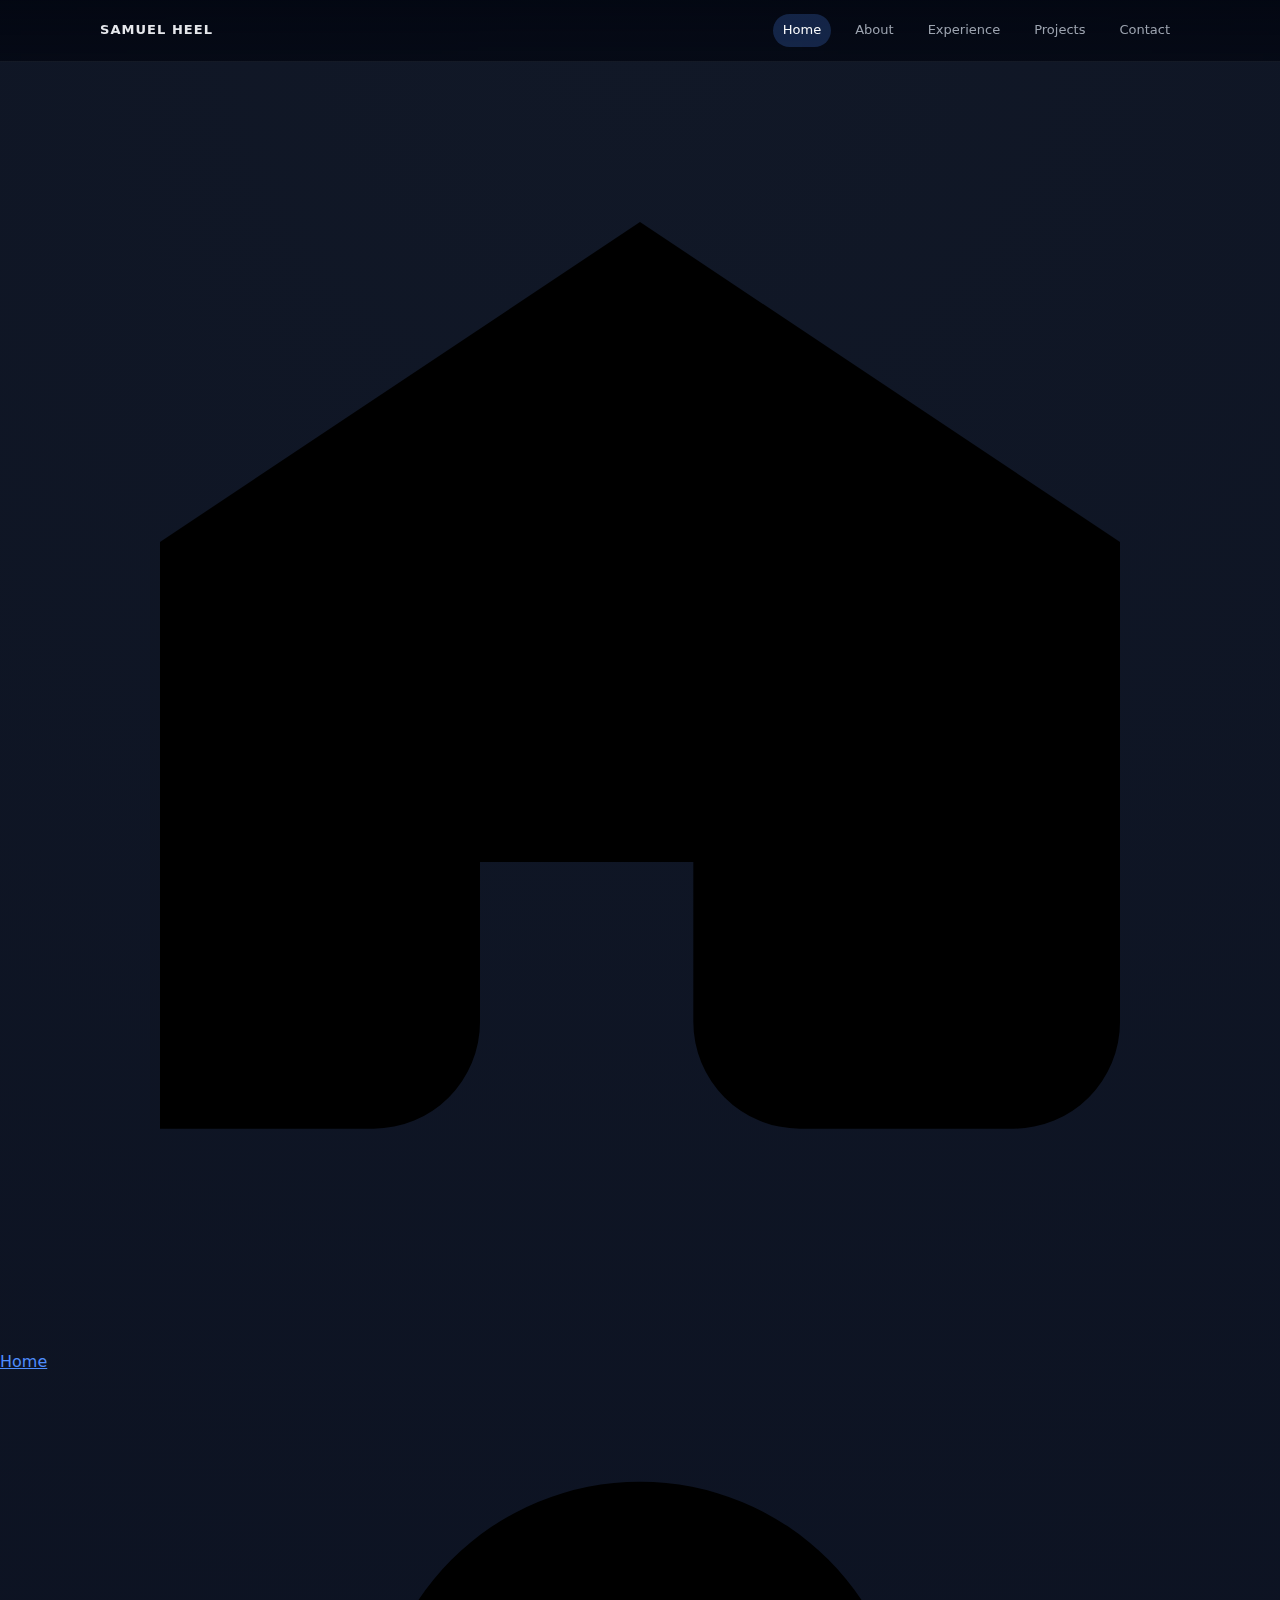
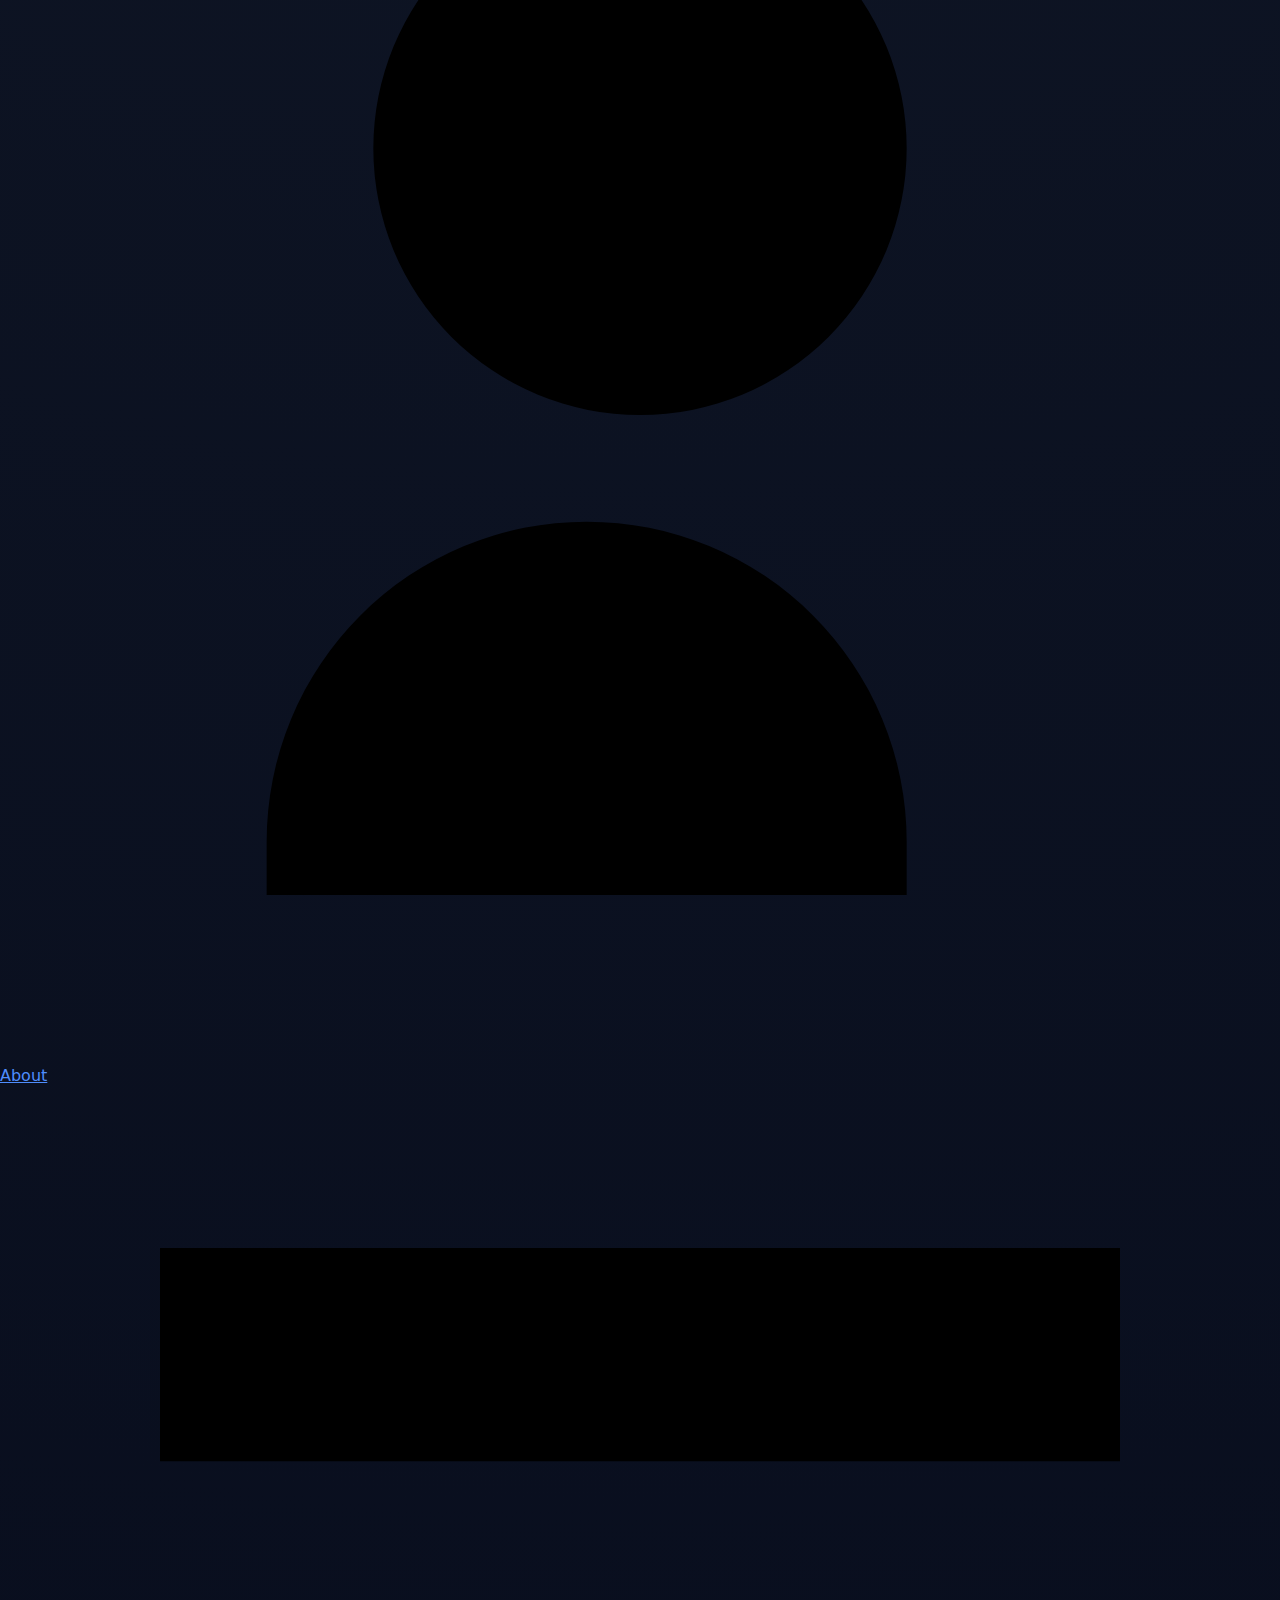
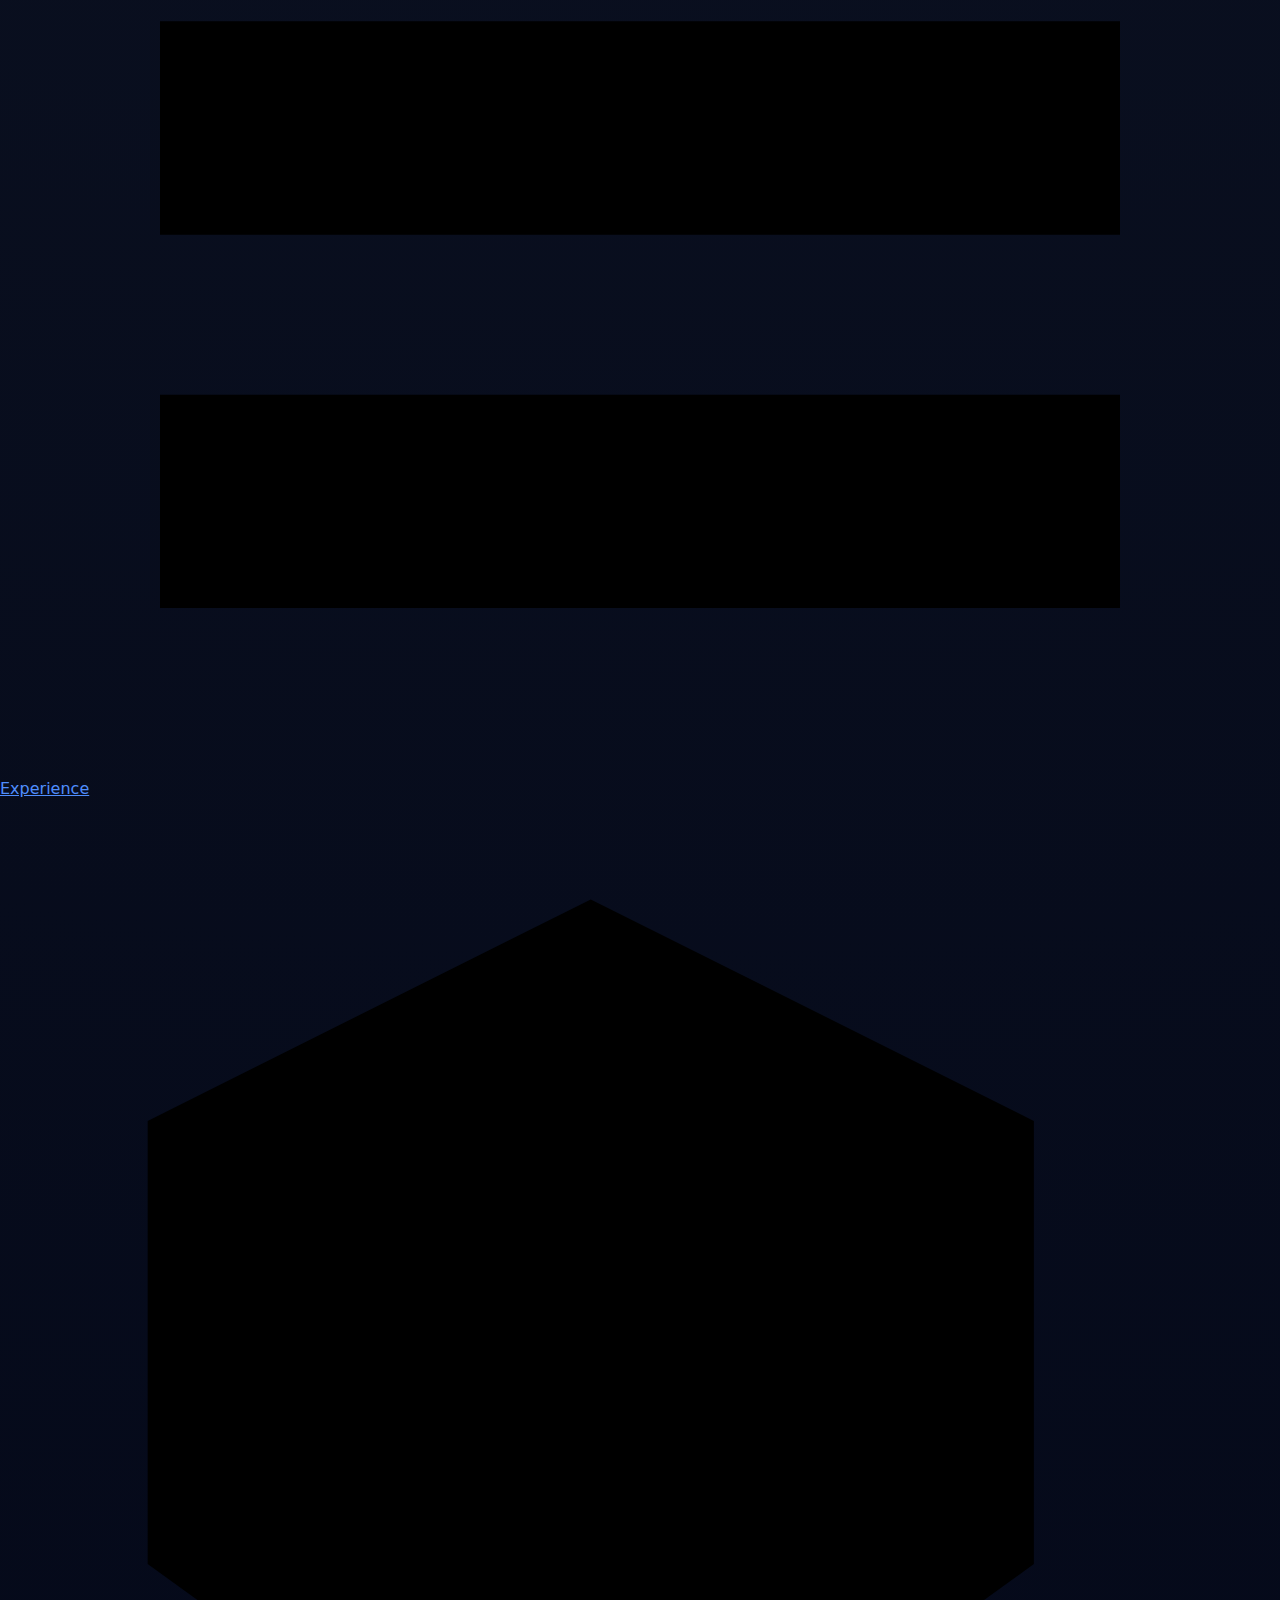
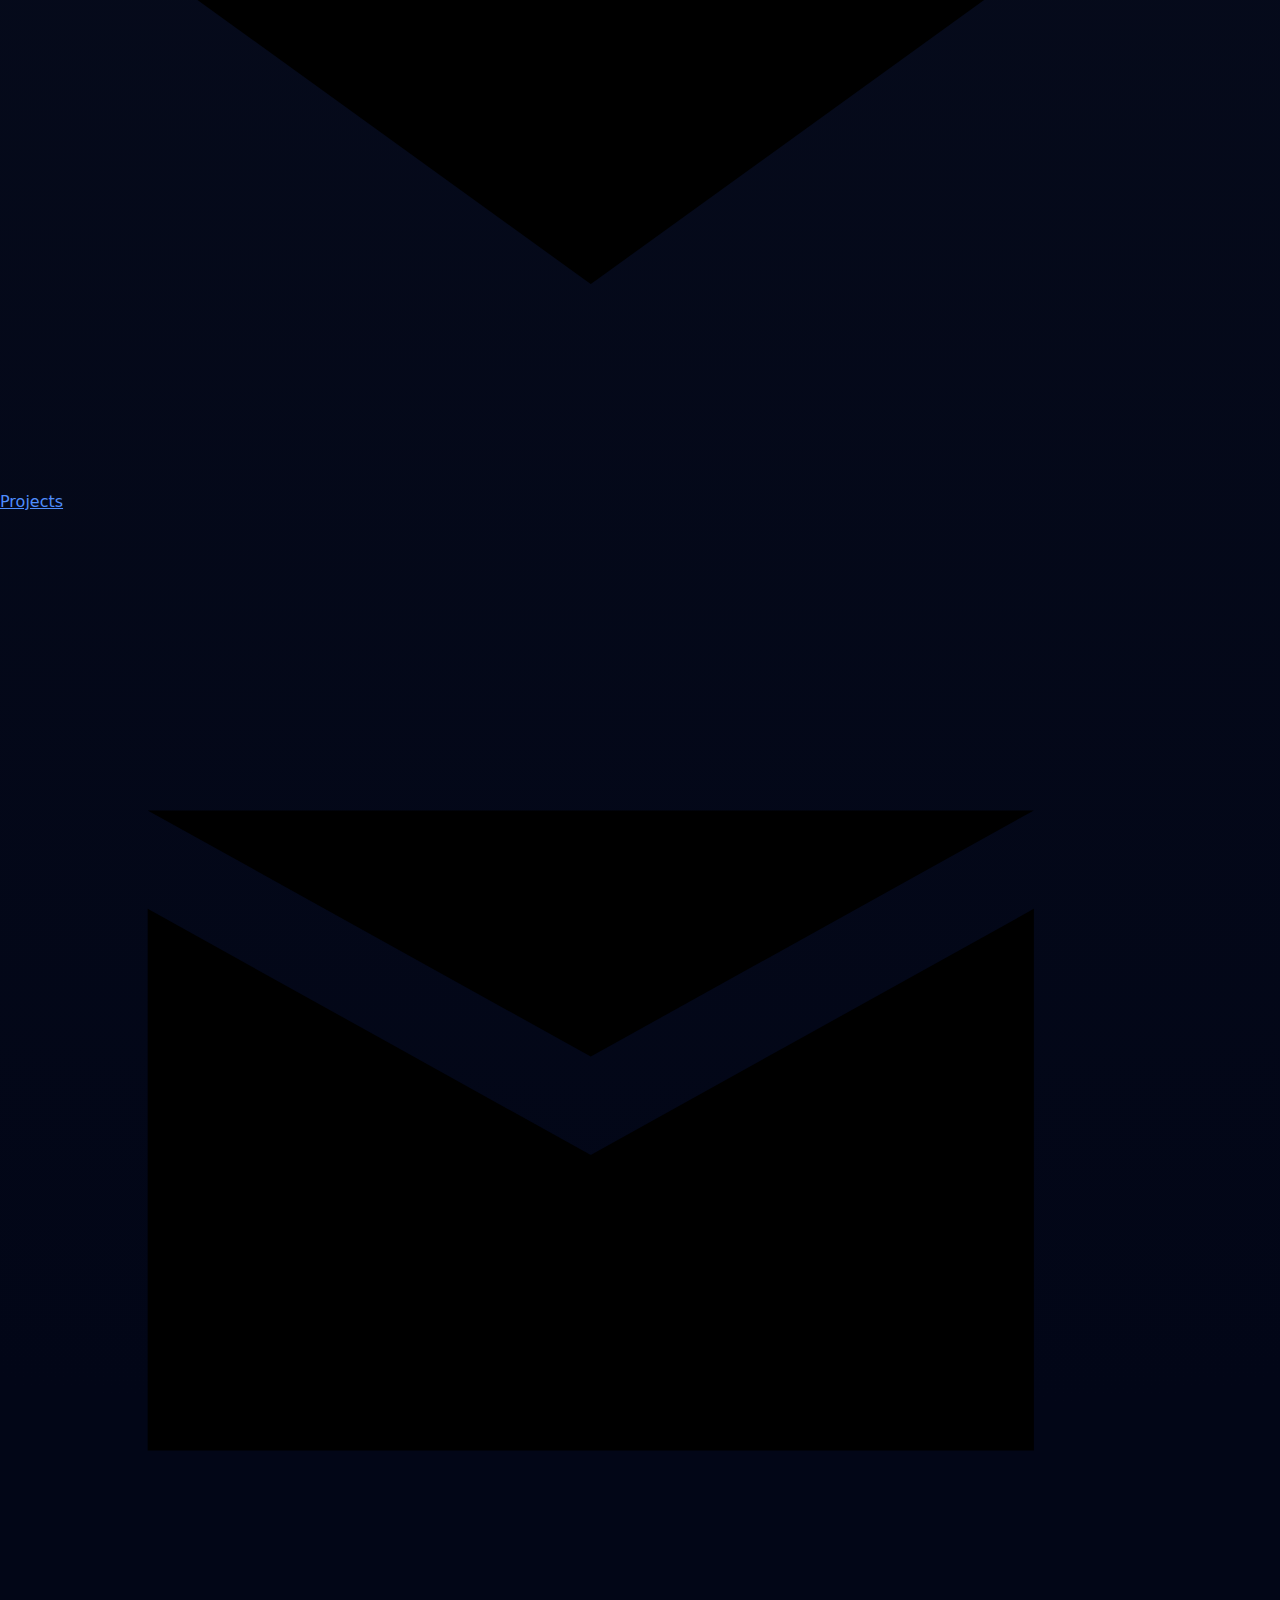
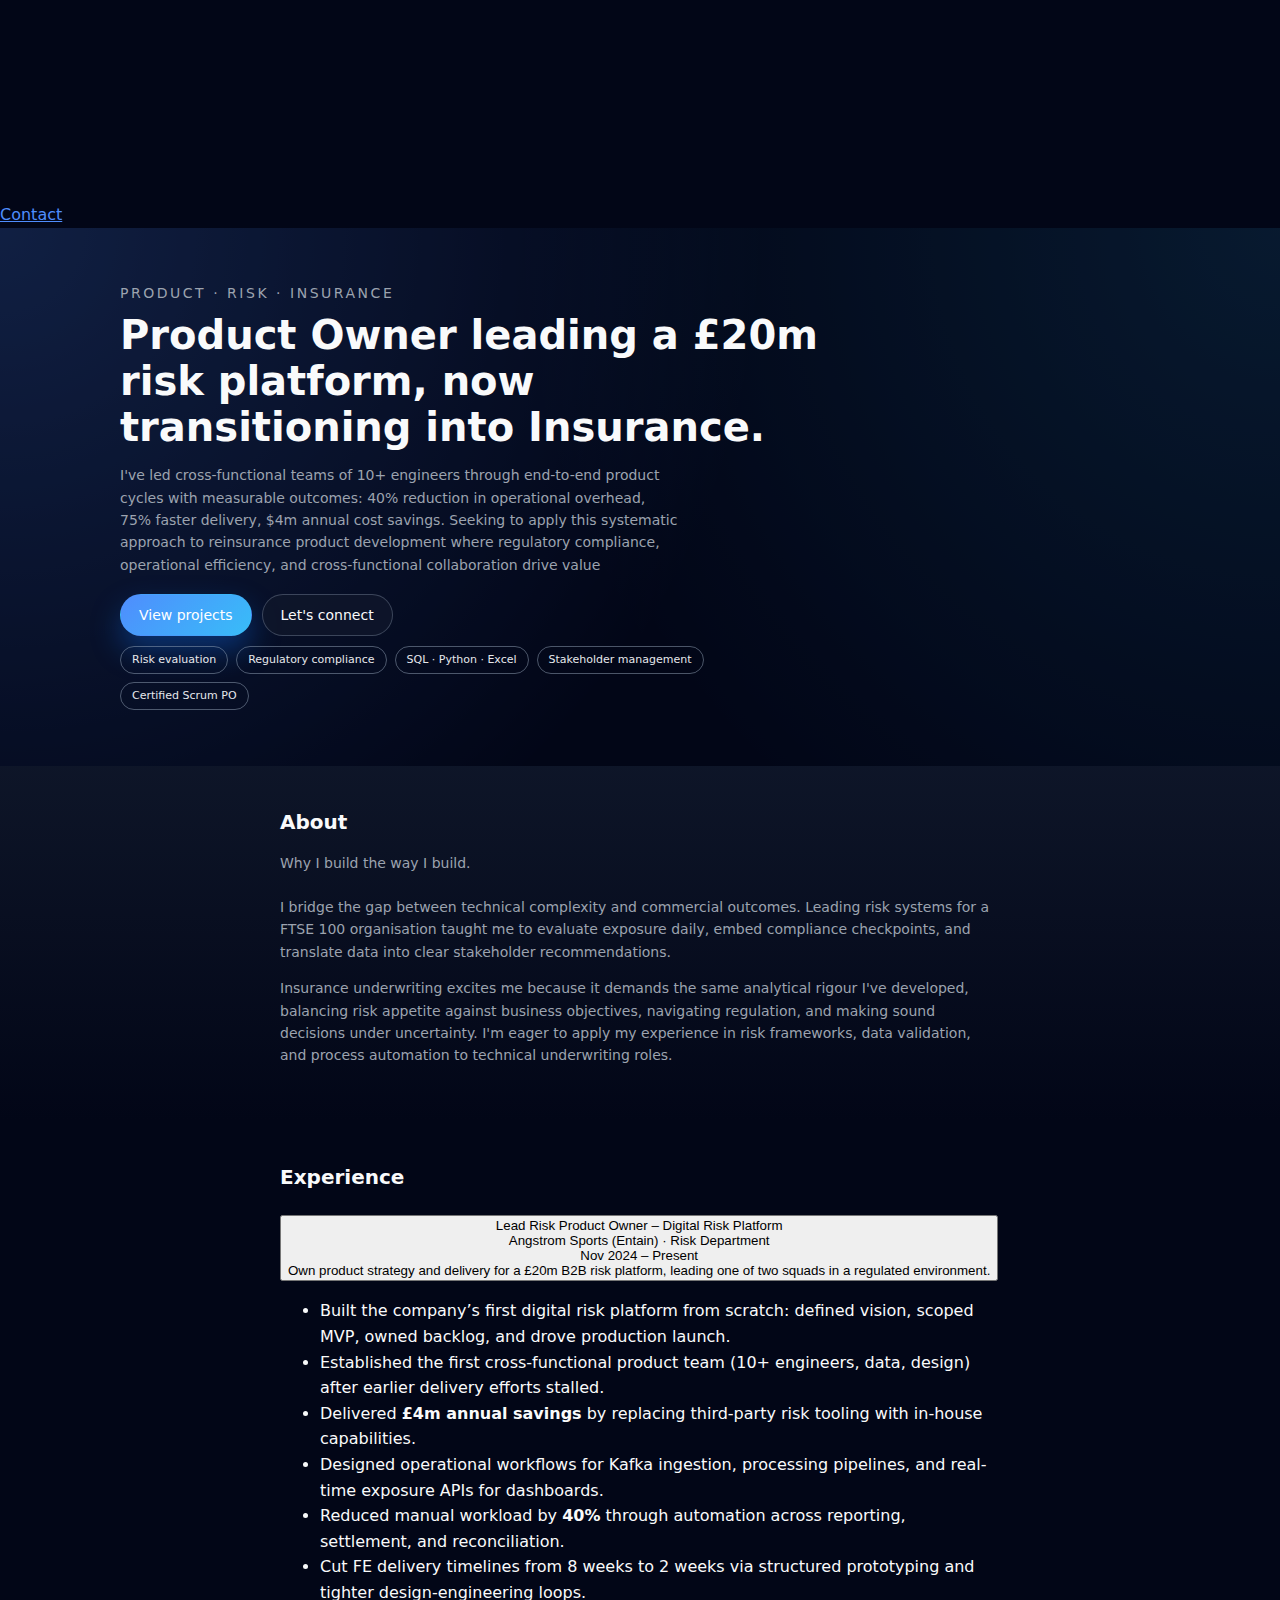
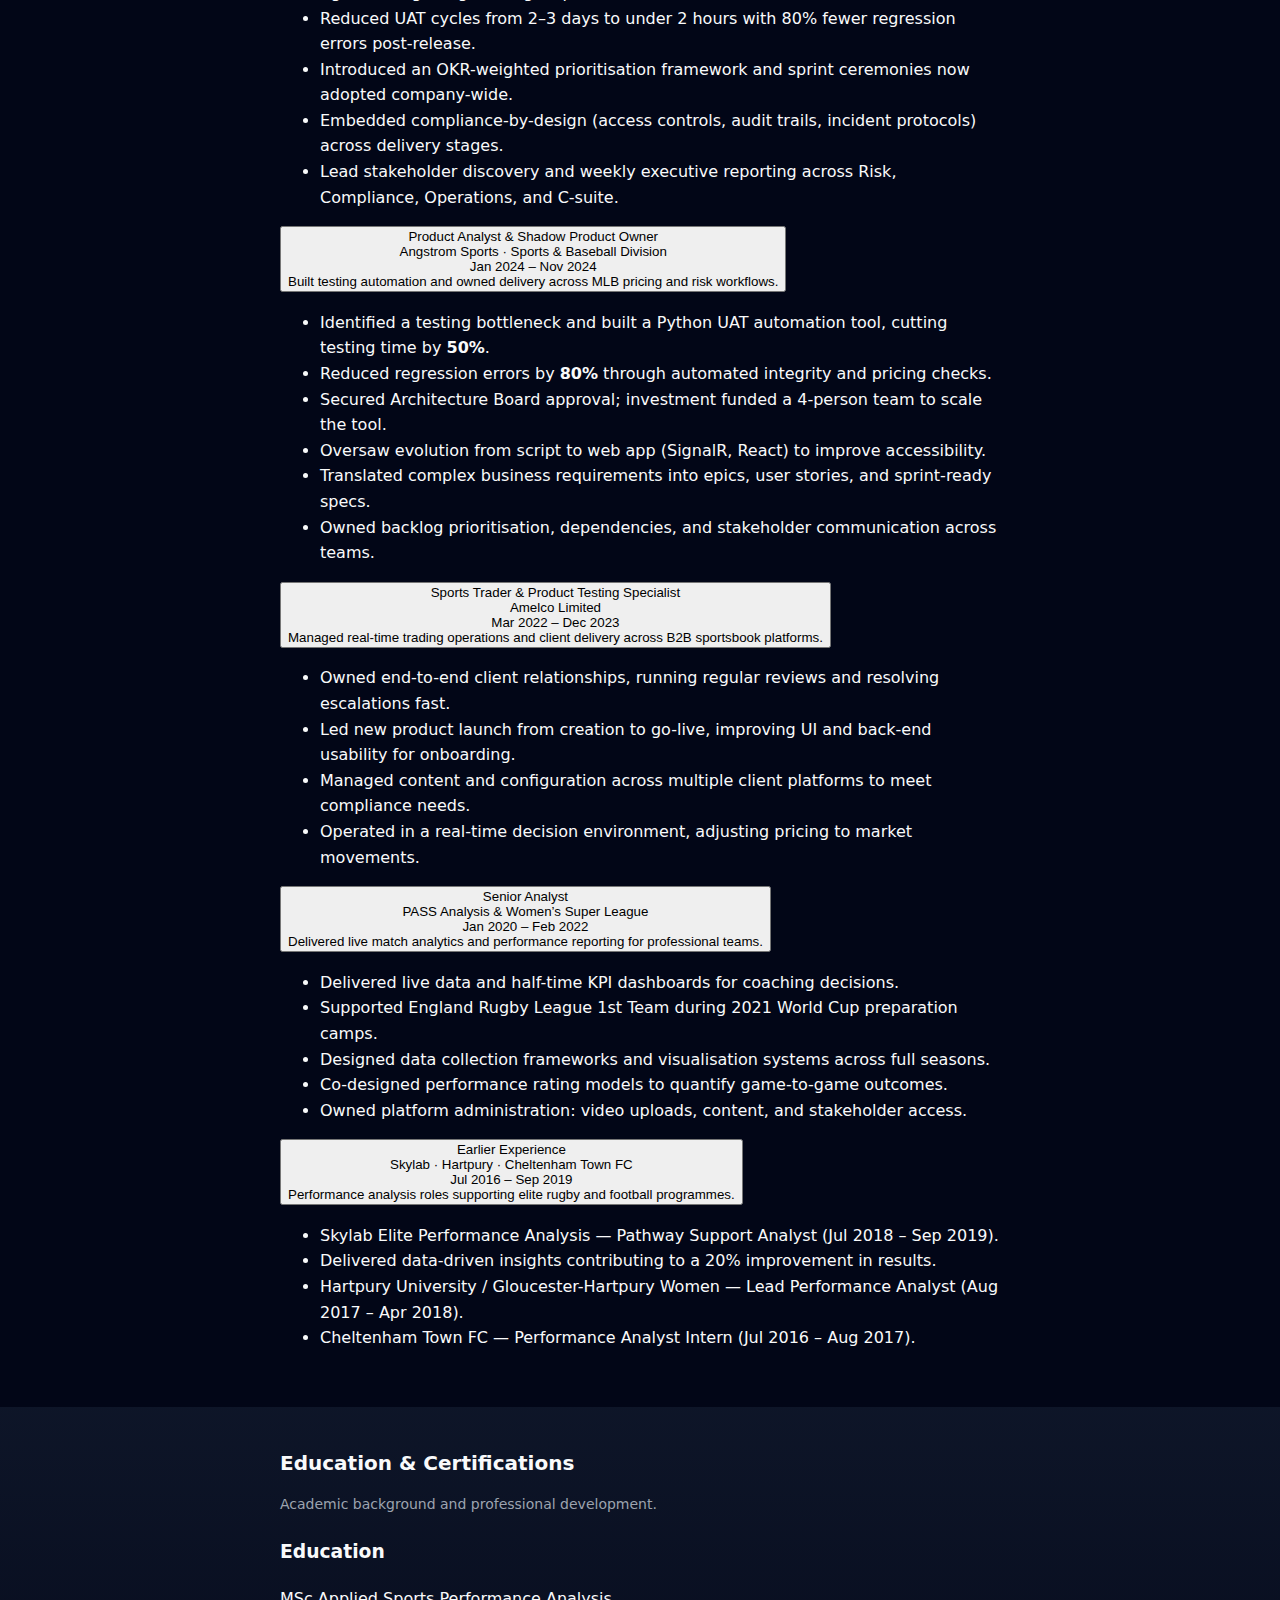
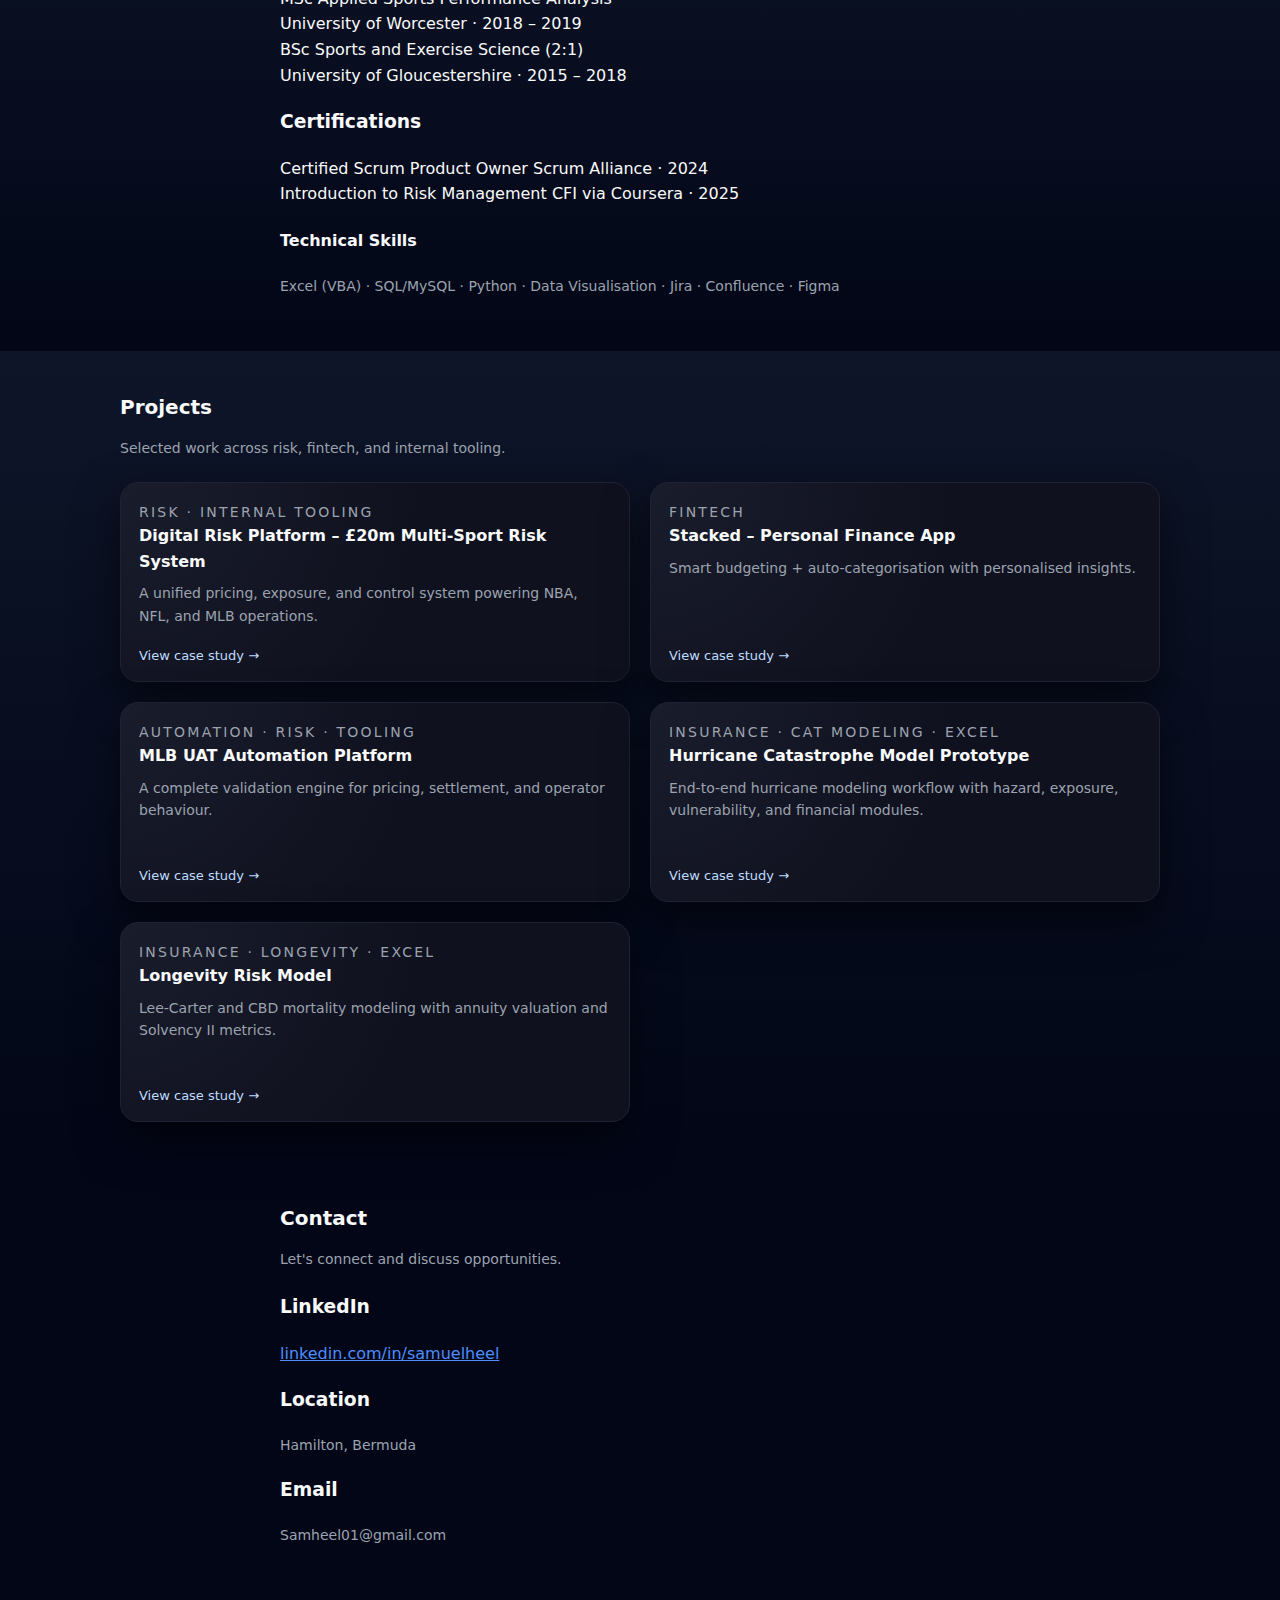
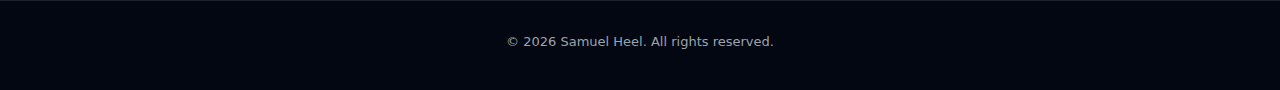
<file: index.html>
<!DOCTYPE html>
<html lang="en">
<head>
  <meta charset="UTF-8" />
  <title>Sam – Product Manager Portfolio</title>
  <meta name="viewport" content="width=device-width, initial-scale=1" />
  <link rel="stylesheet" href="styles.css" />
  <meta name="description" content="Product Manager with proven track record building B2B platforms in high-stakes, regulated environments. " />
</head>

<body>

  <!-- Header -->
  <header class="site-header glass">
    <div class="container header-inner">
      <div class="logo">Samuel Heel</div>
      <nav class="nav desktop-nav">
        <a href="#home" class="nav-link active">Home</a>
        <a href="#about" class="nav-link">About</a>
        <a href="#experience" class="nav-link">Experience</a>
        <a href="#projects" class="nav-link">Projects</a>
        <a href="#contact" class="nav-link">Contact</a>
      </nav>
    </div>
  </header>

  <!-- Floating Mobile Pill Navigation -->
  <nav class="mobile-pill-nav">
    <a href="#home" class="pill-btn">
      <svg class="nav-icon" viewBox="0 0 24 24"><path d="M3 9l9-6 9 6v9a2 2 0 0 1-2 2h-4a2 2 0 0 1-2-2v-3H9v3a2 2 0 0 1-2 2H3z"/></svg>
      <span>Home</span>
    </a>

    <a href="#about" class="pill-btn">
      <svg class="nav-icon" viewBox="0 0 24 24"><path d="M12 12a5 5 0 1 0-5-5 5 5 0 0 0 5 5zm-7 9v-1a6 6 0 0 1 12 0v1z"/></svg>
      <span>About</span>
    </a>

    <a href="#experience" class="pill-btn">
      <svg class="nav-icon" viewBox="0 0 24 24"><path d="M3 3h18v4H3zm0 7h18v4H3zm0 7h18v4H3z"/></svg>
      <span>Experience</span>
    </a>

    <a href="#projects" class="pill-btn">
      <svg class="nav-icon" viewBox="0 0 26 26"><path d="M12 2l9 4.5v9L12 22 3 15.5v-9z"/></svg>
      <span>Projects</span>
    </a>

    <a href="#contact" class="pill-btn">
      <svg class="nav-icon" viewBox="0 0 26 26"><path d="M21 8v11H3V8l9 5z"/><path d="M3 6l9 5 9-5" /></svg>
      <span>Contact</span>
    </a>
  </nav>

  <main>

    <!-- HERO -->
    <section id="home" class="hero section">
      <div class="hero-gradient"></div>
      <div class="container hero-inner">
        <div class="hero-copy">
          <p class="eyebrow">Product · Risk · Insurance</p>

          <h1>
            Product Owner leading a £20m risk platform, now transitioning into Insurance.
          </h1>

          <p class="hero-subtitle">
            I've led cross-functional teams of 10+ engineers through end-to-end product cycles with measurable outcomes: 40% reduction in operational overhead, 75% faster delivery, $4m annual cost savings. Seeking to apply this systematic approach to reinsurance product development where regulatory compliance, operational efficiency, and cross-functional collaboration drive value
          </p>

          <div class="hero-actions">
            <a class="btn primary" href="#projects">View projects</a>
            <a class="btn ghost" href="#contact">Let's connect</a>
            

          <div class="hero-meta">
            <span class="pill">Risk evaluation</span>
            <span class="pill">Regulatory compliance</span>
            <span class="pill">SQL · Python · Excel</span>
            <span class="pill">Stakeholder management</span>
            <span class="pill">Certified Scrum PO</span>
          </div>
        </div>
      </div>
    </section>

    <!-- ABOUT -->
    <section id="about" class="section section-alt">
      <div class="container narrow">
        <div class="section-header">
          <h2>About</h2>
          <p class="section-intro">Why I build the way I build.</p>
        </div>

        <div class="panel reveal">
          <p>
            I bridge the gap between technical complexity and commercial outcomes. Leading risk systems for a FTSE 100 organisation taught me to evaluate exposure daily, embed compliance checkpoints, and translate data into clear stakeholder recommendations.
          </p>
          <p>
            Insurance underwriting excites me because it demands the same analytical rigour I've developed, balancing risk appetite against business objectives, navigating regulation, and making sound decisions under uncertainty. I'm eager to apply my experience in risk frameworks, data validation, and process automation to technical underwriting roles.
          </p>
        </div>
      </div>
    </section>

    <!-- EXPERIENCE -->
    <section id="experience" class="section">
      <div class="container narrow">
        <div class="section-header">
          <h2>Experience</h2>
        </div>

        <div class="timeline">

          <!-- Angstrom – Lead Product Owner -->
          <article class="timeline-item">
            <div class="timeline-dot"></div>
            <button class="timeline-toggle">
              <div class="timeline-header-row">
                <div>
                  <div class="timeline-role">Lead Risk Product Owner – Digital Risk Platform</div>
                  <div class="timeline-company">Angstrom Sports (Entain) · Risk Department</div>
                </div>
                <div class="timeline-dates">Nov 2024 – Present</div>
              </div>
              <div class="timeline-summary">
                Own product strategy and delivery for a £20m B2B risk platform, leading one of two squads in a regulated environment.
              </div>
            </button>
            <div class="timeline-details">
              <ul>
                <li>Built the company’s first digital risk platform from scratch: defined vision, scoped MVP, owned backlog, and drove production launch.</li>
                <li>Established the first cross-functional product team (10+ engineers, data, design) after earlier delivery efforts stalled.</li>
                <li>Delivered <strong>£4m annual savings</strong> by replacing third-party risk tooling with in-house capabilities.</li>
                <li>Designed operational workflows for Kafka ingestion, processing pipelines, and real-time exposure APIs for dashboards.</li>
                <li>Reduced manual workload by <strong>40%</strong> through automation across reporting, settlement, and reconciliation.</li>
                <li>Cut FE delivery timelines from 8 weeks to 2 weeks via structured prototyping and tighter design-engineering loops.</li>
                <li>Reduced UAT cycles from 2–3 days to under 2 hours with 80% fewer regression errors post-release.</li>
                <li>Introduced an OKR-weighted prioritisation framework and sprint ceremonies now adopted company-wide.</li>
                <li>Embedded compliance-by-design (access controls, audit trails, incident protocols) across delivery stages.</li>
                <li>Lead stakeholder discovery and weekly executive reporting across Risk, Compliance, Operations, and C-suite.</li>
              </ul>
            </div>
          </article>

          <!-- MLB Shadow PO -->
          <article class="timeline-item">
            <div class="timeline-dot"></div>
            <button class="timeline-toggle">
              <div class="timeline-header-row">
                <div>
                  <div class="timeline-role">Product Analyst & Shadow Product Owner</div>
                  <div class="timeline-company">Angstrom Sports · Sports & Baseball Division</div>
                </div>
                <div class="timeline-dates">Jan 2024 – Nov 2024</div>
              </div>
              <div class="timeline-summary">
                Built testing automation and owned delivery across MLB pricing and risk workflows.
              </div>
            </button>
            <div class="timeline-details">
              <ul>
                <li>Identified a testing bottleneck and built a Python UAT automation tool, cutting testing time by <strong>50%</strong>.</li>
                <li>Reduced regression errors by <strong>80%</strong> through automated integrity and pricing checks.</li>
                <li>Secured Architecture Board approval; investment funded a 4-person team to scale the tool.</li>
                <li>Oversaw evolution from script to web app (SignalR, React) to improve accessibility.</li>
                <li>Translated complex business requirements into epics, user stories, and sprint-ready specs.</li>
                <li>Owned backlog prioritisation, dependencies, and stakeholder communication across teams.</li>
              </ul>
            </div>
          </article>

          <!-- Amelco -->
          <article class="timeline-item">
            <div class="timeline-dot"></div>
            <button class="timeline-toggle">
              <div class="timeline-header-row">
                <div>
                  <div class="timeline-role">Sports Trader & Product Testing Specialist</div>
                  <div class="timeline-company">Amelco Limited</div>
                </div>
                <div class="timeline-dates">Mar 2022 – Dec 2023</div>
              </div>
              <div class="timeline-summary">
                Managed real-time trading operations and client delivery across B2B sportsbook platforms.
              </div>
            </button>
            <div class="timeline-details">
              <ul>
                <li>Owned end-to-end client relationships, running regular reviews and resolving escalations fast.</li>
                <li>Led new product launch from creation to go-live, improving UI and back-end usability for onboarding.</li>
                <li>Managed content and configuration across multiple client platforms to meet compliance needs.</li>
                <li>Operated in a real-time decision environment, adjusting pricing to market movements.</li>
              </ul>
            </div>
          </article>

          <!-- PASS Analysis & WSL -->
          <article class="timeline-item">
            <div class="timeline-dot"></div>
            <button class="timeline-toggle">
              <div class="timeline-header-row">
                <div>
                  <div class="timeline-role">Senior Analyst</div>
                  <div class="timeline-company">PASS Analysis & Women’s Super League</div>
                </div>
                <div class="timeline-dates">Jan 2020 – Feb 2022</div>
              </div>
              <div class="timeline-summary">
                Delivered live match analytics and performance reporting for professional teams.
              </div>
            </button>
            <div class="timeline-details">
              <ul>
                <li>Delivered live data and half-time KPI dashboards for coaching decisions.</li>
                <li>Supported England Rugby League 1st Team during 2021 World Cup preparation camps.</li>
                <li>Designed data collection frameworks and visualisation systems across full seasons.</li>
                <li>Co-designed performance rating models to quantify game-to-game outcomes.</li>
                <li>Owned platform administration: video uploads, content, and stakeholder access.</li>
              </ul>
            </div>
          </article>

          <!-- Earlier Experience -->
          <article class="timeline-item">
            <div class="timeline-dot"></div>
            <button class="timeline-toggle">
              <div class="timeline-header-row">
                <div>
                  <div class="timeline-role">Earlier Experience</div>
                  <div class="timeline-company">Skylab · Hartpury · Cheltenham Town FC</div>
                </div>
                <div class="timeline-dates">Jul 2016 – Sep 2019</div>
              </div>
              <div class="timeline-summary">
                Performance analysis roles supporting elite rugby and football programmes.
              </div>
            </button>
            <div class="timeline-details">
              <ul>
                <li>Skylab Elite Performance Analysis — Pathway Support Analyst (Jul 2018 – Sep 2019).</li>
                <li>Delivered data-driven insights contributing to a 20% improvement in results.</li>
                <li>Hartpury University / Gloucester-Hartpury Women — Lead Performance Analyst (Aug 2017 – Apr 2018).</li>
                <li>Cheltenham Town FC — Performance Analyst Intern (Jul 2016 – Aug 2017).</li>
              </ul>
            </div>
          </article>

        </div>

      </div>
    </section>

    <!-- EDUCATION & CERTIFICATIONS -->
    <section id="education" class="section section-alt">
      <div class="container narrow">
        <div class="section-header">
          <h2>Education & Certifications</h2>
          <p class="section-intro">Academic background and professional development.</p>
        </div>

        <div class="education-grid">
          <div class="panel reveal">
            <h3>Education</h3>
            <div class="education-item">
              <div class="education-degree">MSc Applied Sports Performance Analysis</div>
              <div class="education-school">University of Worcester · 2018 – 2019</div>
            </div>
            <div class="education-item">
              <div class="education-degree">BSc Sports and Exercise Science (2:1)</div>
              <div class="education-school">University of Gloucestershire · 2015 – 2018</div>
            </div>
          </div>

          <div class="panel reveal">
            <h3>Certifications</h3>
            <div class="cert-list">
              <div class="cert-item">
                <span class="cert-name">Certified Scrum Product Owner</span>
                <span class="cert-org">Scrum Alliance · 2024</span>
              </div>
              <div class="cert-item">
                <span class="cert-name">Introduction to Risk Management</span>
                <span class="cert-org">CFI via Coursera · 2025</span>
              </div>
            </div>
            <div class="cert-skills">
              <h4>Technical Skills</h4>
              <p>Excel (VBA) · SQL/MySQL · Python · Data Visualisation · Jira · Confluence · Figma</p>
            </div>
          </div>
        </div>

      </div>
    </section>

    <!-- PROJECTS -->
<section id="projects" class="section section-alt">
  <div class="container">
    <div class="section-header">
      <h2>Projects</h2>
      <p class="section-intro">Selected work across risk, fintech, and internal tooling.</p>
    </div>

    <div class="grid grid-2">

      <!-- Digital Risk Platform Case Study -->
      <article class="card hover-lift reveal">
        <div class="card-body">
          <p class="card-eyebrow">Risk · Internal Tooling</p>
          <h3>Digital Risk Platform – £20m Multi-Sport Risk System</h3>
          <p>A unified pricing, exposure, and control system powering NBA, NFL, and MLB operations.</p>
        </div>
        <div class="card-footer">
          <a class="card-link" href="projects/project-risk-platform.html">View case study →</a>
        </div>
      </article>

      <!-- Stacked Finance App -->
      <article class="card hover-lift reveal">
        <div class="card-body">
          <p class="card-eyebrow">Fintech</p>
          <h3>Stacked – Personal Finance App</h3>
          <p>Smart budgeting + auto-categorisation with personalised insights.</p>
        </div>
        <div class="card-footer">
          <a class="card-link" href="projects/project-finance-app.html">View case study →</a>
        </div>
      </article>

      <!-- MLB UAT Automation Platform -->
      <article class="card hover-lift reveal">
        <div class="card-body">
        <p class="card-eyebrow">Automation · Risk · Tooling</p>
        <h3>MLB UAT Automation Platform</h3>
        <p>A complete validation engine for pricing, settlement, and operator behaviour.</p>
      </div>
      <div class="card-footer">
        <a class="card-link" href="projects/project-uat-automation.html">View case study →</a>
     </div>
     </article>

      <!-- Hurricane Catastrophe Model Prototype -->
      <article class="card hover-lift reveal">
        <div class="card-body">
          <p class="card-eyebrow">Insurance · Cat Modeling · Excel</p>
          <h3>Hurricane Catastrophe Model Prototype</h3>
          <p>End-to-end hurricane modeling workflow with hazard, exposure, vulnerability, and financial modules.</p>
        </div>
        <div class="card-footer">
          <a class="card-link" href="projects/project-hurricane-cat-model.html">View case study →</a>
        </div>
      </article>

      <!-- Longevity Risk Model -->
      <article class="card hover-lift reveal">
        <div class="card-body">
          <p class="card-eyebrow">Insurance · Longevity · Excel</p>
          <h3>Longevity Risk Model</h3>
          <p>Lee-Carter and CBD mortality modeling with annuity valuation and Solvency II metrics.</p>
        </div>
        <div class="card-footer">
          <a class="card-link" href="projects/project-longevity-risk-model.html">View case study →</a>
        </div>
      </article>


    </div>
  </div>
</section>

    <!-- CONTACT -->
    <section id="contact" class="section">
      <div class="container narrow">
        <div class="section-header">
          <h2>Contact</h2>
          <p class="section-intro">Let's connect and discuss opportunities.</p>
        </div>

        <div class="panel reveal">
          <div class="contact-grid">
            <div class="contact-item">
              <h3>LinkedIn</h3>
              <a href="https://www.linkedin.com/in/sam-heel-931513158/?trk=opento_sprofile_topcard" target="_blank" rel="noopener" class="contact-link">linkedin.com/in/samuelheel</a>
            </div>
            <div class="contact-item">
              <h3>Location</h3>
              <p class="contact-text">Hamilton, Bermuda</p>
            </div>
            <div class="contact-item">
              <h3>Email</h3>
              <p class="contact-text">Samheel01@gmail.com</p>
            </div>
          </div>
        </div>
      </div>
    </section>

  </main>

  <footer class="site-footer">
    <div class="container">
      <p>© <span id="year"></span> Samuel Heel. All rights reserved.</p>
    </div>
  </footer>

  <script src="script.js"></script>
  <script>
    document.getElementById("year").textContent = new Date().getFullYear();
  </script>
</body>
</html>
</file>
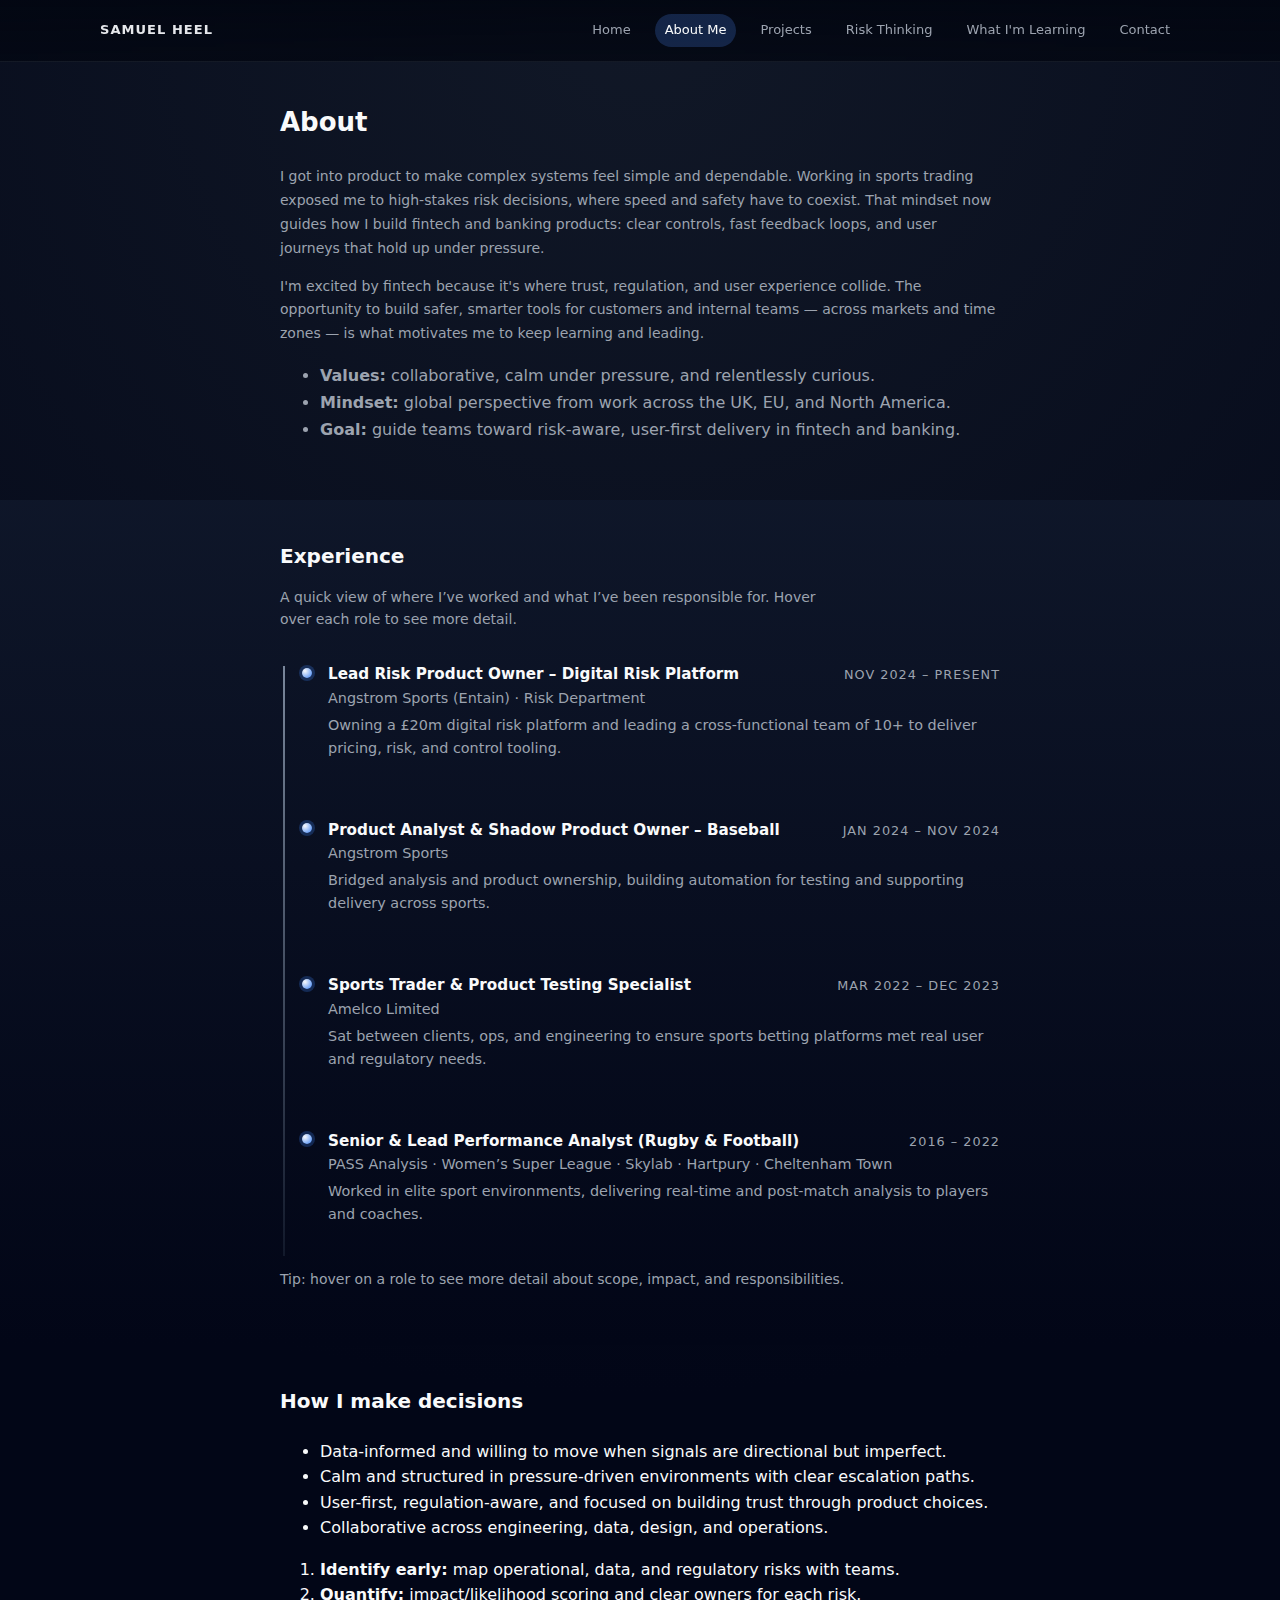
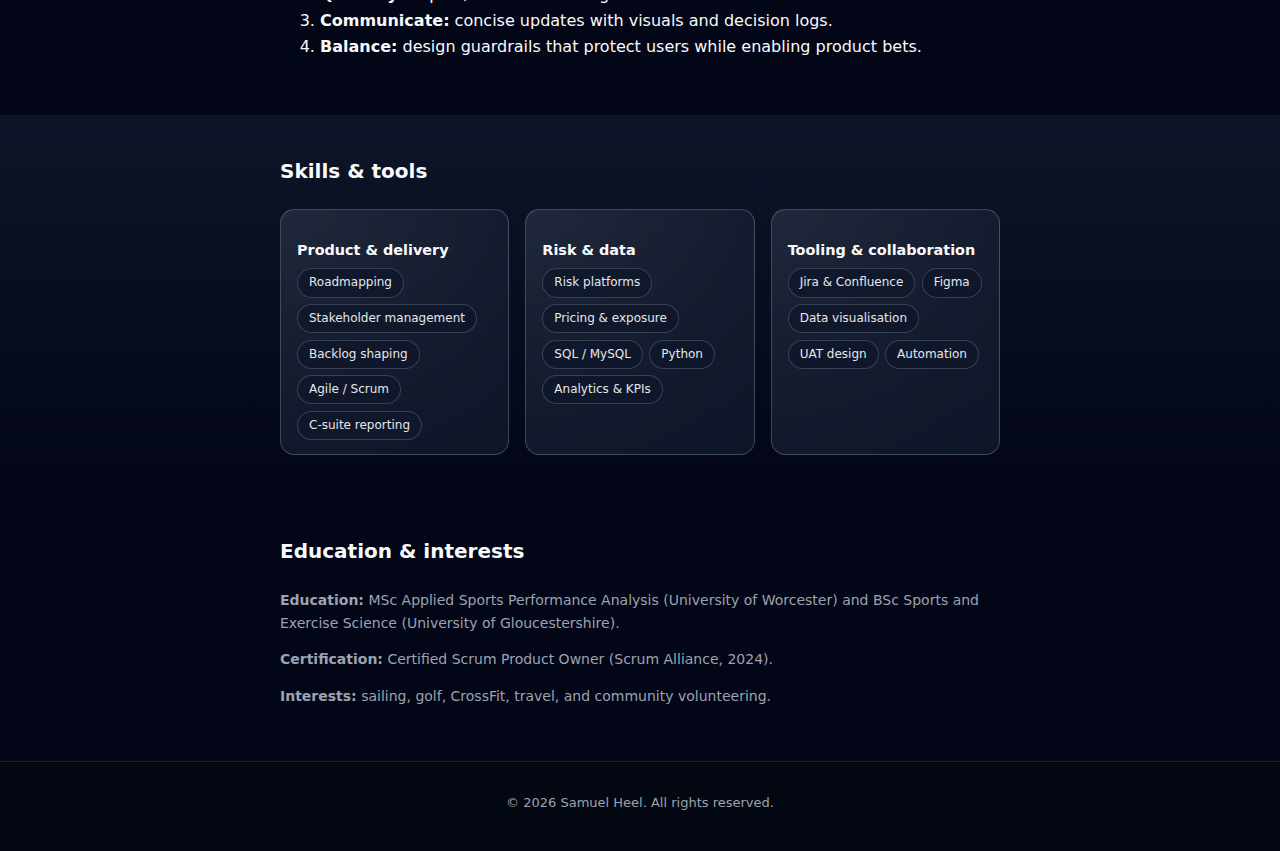
<file: about.html>
<!DOCTYPE html>
<html lang="en">
<head>
  <meta charset="UTF-8" />
  <title>About – Samuel Heel</title>
  <meta name="viewport" content="width=device-width, initial-scale=1" />
  <link rel="stylesheet" href="styles.css" />
  <meta
    name="description"
    content="About Samuel Heel – product leader specialising in risk, fintech, and internal tooling."
  />

  <!-- Page-specific styling for the timeline -->
  <style>
    .about-intro {
      font-size: 1rem;
      line-height: 1.7;
      color: var(--text-muted, #9ca3af);
      max-width: 52rem;
    }

    .about-intro p + p {
      margin-top: 0.75rem;
    }

    .timeline {
      position: relative;
      margin-top: 2rem;
      padding-left: 1.5rem;
    }

    .timeline::before {
      content: "";
      position: absolute;
      left: 0.2rem;
      top: 0.25rem;
      bottom: 0.25rem;
      width: 2px;
      background: linear-gradient(
        to bottom,
        rgba(148, 163, 184, 0.8),
        rgba(51, 65, 85, 0.3)
      );
    }

    .timeline-item {
      position: relative;
      margin-bottom: 1.5rem;
      padding-left: 1.5rem;
      cursor: default;
    }

    .timeline-item:last-child {
      margin-bottom: 0;
    }

    .timeline-dot {
      position: absolute;
      left: -0.15rem;
      top: 0.35rem;
      width: 10px;
      height: 10px;
      border-radius: 999px;
      background: radial-gradient(circle at 30% 30%, #f9fafb, #3b82f6);
      box-shadow: 0 0 0 3px rgba(59, 130, 246, 0.25);
    }

    .timeline-header-row {
      display: flex;
      flex-wrap: wrap;
      align-items: baseline;
      gap: 0.5rem 1rem;
    }

    .timeline-role {
      font-size: 0.95rem;
      font-weight: 600;
    }

    .timeline-company {
      font-size: 0.9rem;
      color: var(--text-muted, #9ca3af);
    }

    .timeline-dates {
      margin-left: auto;
      font-size: 0.8rem;
      text-transform: uppercase;
      letter-spacing: 0.08em;
      color: var(--text-muted, #9ca3af);
    }

    @media (max-width: 640px) {
      .timeline-dates {
        margin-left: 0;
      }
    }

    .timeline-summary {
      margin-top: 0.25rem;
      font-size: 0.9rem;
      color: var(--text-muted, #9ca3af);
    }

    .timeline-details {
      margin-top: 0.5rem;
      font-size: 0.85rem;
      line-height: 1.6;
      color: var(--text-muted, #9ca3af);
      border-radius: 0.75rem;
      border: 1px solid rgba(148, 163, 184, 0.3);
      background: radial-gradient(
        circle at top left,
        rgba(148, 163, 184, 0.16),
        rgba(15, 23, 42, 0.85)
      );
      padding: 0.75rem 0.9rem;
      max-height: 0;
      opacity: 0;
      overflow: hidden;
      transform: translateY(-2px);
      transition:
        max-height 0.25s ease,
        opacity 0.25s ease,
        transform 0.25s ease,
        border-color 0.25s ease,
        background 0.25s ease;
    }

    .timeline-item:hover .timeline-details {
      max-height: 240px; /* enough for a short block of copy */
      opacity: 1;
      transform: translateY(0);
      border-color: rgba(96, 165, 250, 0.7);
      background: radial-gradient(
        circle at top left,
        rgba(59, 130, 246, 0.22),
        rgba(15, 23, 42, 0.95)
      );
    }

    .timeline-details ul {
      margin: 0.25rem 0 0;
      padding-left: 1.1rem;
    }

    .timeline-details li {
      margin-bottom: 0.25rem;
    }

    .timeline-hint {
      font-size: 0.8rem;
      color: var(--text-muted, #9ca3af);
      margin-top: 0.5rem;
    }

    .skills-grid {
      display: grid;
      gap: 1rem;
      margin-top: 1rem;
    }

    @media (min-width: 768px) {
      .skills-grid {
        grid-template-columns: repeat(3, minmax(0, 1fr));
      }
    }

    .skills-card {
      border-radius: 0.9rem;
      border: 1px solid rgba(148, 163, 184, 0.35);
      background: radial-gradient(
        circle at top left,
        rgba(148, 163, 184, 0.16),
        rgba(15, 23, 42, 0.9)
      );
      padding: 0.9rem 1rem;
      font-size: 0.9rem;
    }

    .skills-card h3 {
      font-size: 0.9rem;
      margin-bottom: 0.4rem;
    }

    .skills-tags {
      display: flex;
      flex-wrap: wrap;
      gap: 0.4rem;
    }

    .skills-tags .pill {
      font-size: 0.75rem;
    }
  </style>
</head>

<body>

  <!-- Header -->
  <header class="site-header glass">
    <div class="container header-inner">
      <div class="logo">Samuel Heel</div>
      <nav class="nav">
        <a href="index.html#home" class="nav-link">Home</a>
        <a href="about.html" class="nav-link active">About Me</a>
        <a href="index.html#projects" class="nav-link">Projects</a>
        <a href="index.html#risk-thinking" class="nav-link">Risk Thinking</a>
        <a href="index.html#learning" class="nav-link">What I'm Learning</a>
        <a href="index.html#contact" class="nav-link">Contact</a>
      </nav>
    </div>
  </header>

  <main>
    <!-- Intro -->
    <section class="section">
      <div class="container narrow">
        <div class="section-header">
          <h1>About</h1>
        </div>

        <div class="about-intro">
          <p>
            I got into product to make complex systems feel simple and dependable. Working in sports trading exposed me to
            high-stakes risk decisions, where speed and safety have to coexist. That mindset now guides how I build fintech
            and banking products: clear controls, fast feedback loops, and user journeys that hold up under pressure.
          </p>
          <p>
            I'm excited by fintech because it's where trust, regulation, and user experience collide. The opportunity to build
            safer, smarter tools for customers and internal teams — across markets and time zones — is what motivates me to
            keep learning and leading.
          </p>
          <ul class="list-check">
            <li><strong>Values:</strong> collaborative, calm under pressure, and relentlessly curious.</li>
            <li><strong>Mindset:</strong> global perspective from work across the UK, EU, and North America.</li>
            <li><strong>Goal:</strong> guide teams toward risk-aware, user-first delivery in fintech and banking.</li>
          </ul>
        </div>
      </div>
    </section>

    <!-- Experience timeline -->
    <section class="section section-alt">
      <div class="container narrow">
        <div class="section-header">
          <h2>Experience</h2>
          <p class="section-intro">
            A quick view of where I’ve worked and what I’ve been responsible for. Hover over each role to see more detail.
          </p>
        </div>

        <div class="timeline">
          <!-- Angstrom – Lead Product Owner -->
          <article class="timeline-item">
            <div class="timeline-dot"></div>
            <div class="timeline-header-row">
              <div>
                <div class="timeline-role">Lead Risk Product Owner – Digital Risk Platform</div>
                <div class="timeline-company">Angstrom Sports (Entain) · Risk Department</div>
              </div>
              <div class="timeline-dates">Nov 2024 – Present</div>
            </div>
            <div class="timeline-summary">
              Owning a £20m digital risk platform and leading a cross-functional team of 10+ to deliver pricing, risk,
              and control tooling.
            </div>
            <div class="timeline-details">
              <ul>
                <li>Report directly to Head of Product and provide regular updates to C-suite on delivery progress, risk, and timelines.</li>
                <li>Created the company’s first cross-functional risk product team across FE/BE, data engineering, and UI/UX.</li>
                <li>Used AI to accelerate prototyping, cutting some front-end delivery cycles from 8 weeks to 2.</li>
                <li>Drove automation and process simplification that reduced manual workload by ~40% and removed a major third-party dependency.</li>
                <li>Introduced structured feedback loops, satisfaction scoring, and KPI tracking to improve usability and adoption.</li>
              </ul>
            </div>
          </article>

          <!-- Angstrom – Product Analyst / Shadow PO -->
          <article class="timeline-item">
            <div class="timeline-dot"></div>
            <div class="timeline-header-row">
              <div>
                <div class="timeline-role">Product Analyst & Shadow Product Owner – Baseball</div>
                <div class="timeline-company">Angstrom Sports</div>
              </div>
              <div class="timeline-dates">Jan 2024 – Nov 2024</div>
            </div>
            <div class="timeline-summary">
              Bridged analysis and product ownership, building automation for testing and supporting delivery across sports.
            </div>
            <div class="timeline-details">
              <ul>
                <li>Designed and built a Python-based UAT automation suite, later evolved into a web app using SignalR and React.</li>
                <li>Cut testing time by ~50% and reduced missed regression errors by ~80% for in-house trading teams.</li>
                <li>Defined Epics and wrote detailed user stories from complex business requirements for Agile teams.</li>
                <li>Used SQL for data validation and product performance analysis to guide prioritisation.</li>
              </ul>
            </div>
          </article>

          <!-- Amelco -->
          <article class="timeline-item">
            <div class="timeline-dot"></div>
            <div class="timeline-header-row">
              <div>
                <div class="timeline-role">Sports Trader & Product Testing Specialist</div>
                <div class="timeline-company">Amelco Limited</div>
              </div>
              <div class="timeline-dates">Mar 2022 – Dec 2023</div>
            </div>
            <div class="timeline-summary">
              Sat between clients, ops, and engineering to ensure sports betting platforms met real user and regulatory needs.
            </div>
            <div class="timeline-details">
              <ul>
                <li>Coordinated between clients, vendors, and internal product/engineering to align expectations and delivery.</li>
                <li>Standardised testing processes and supported high-volume, regulated SaaS deployments.</li>
                <li>Introduced automation into testing and review flows to reduce manual overhead.</li>
              </ul>
            </div>
          </article>

          <!-- Performance analysis roles (grouped) -->
          <article class="timeline-item">
            <div class="timeline-dot"></div>
            <div class="timeline-header-row">
              <div>
                <div class="timeline-role">Senior & Lead Performance Analyst (Rugby & Football)</div>
                <div class="timeline-company">
                  PASS Analysis · Women’s Super League · Skylab · Hartpury · Cheltenham Town
                </div>
              </div>
              <div class="timeline-dates">2016 – 2022</div>
            </div>
            <div class="timeline-summary">
              Worked in elite sport environments, delivering real-time and post-match analysis to players and coaches.
            </div>
            <div class="timeline-details">
              <ul>
                <li>Supported England Rugby League, Toronto Wolfpack, Gloucester-Hartpury and others with match and opposition analysis.</li>
                <li>Delivered live insight during games to support tactical adjustments and decision-making.</li>
                <li>Managed full analysis workflows from data capture to reporting and coach / player feedback.</li>
              </ul>
            </div>
          </article>
        </div>

        <p class="timeline-hint">Tip: hover on a role to see more detail about scope, impact, and responsibilities.</p>
      </div>
    </section>

    <!-- Decision style & risk -->
    <section class="section">
      <div class="container narrow">
        <div class="section-header">
          <h2>How I make decisions</h2>
        </div>
        <div class="panel">
          <ul class="list-bullets">
            <li>Data-informed and willing to move when signals are directional but imperfect.</li>
            <li>Calm and structured in pressure-driven environments with clear escalation paths.</li>
            <li>User-first, regulation-aware, and focused on building trust through product choices.</li>
            <li>Collaborative across engineering, data, design, and operations.</li>
          </ul>
          <ol class="list-steps">
            <li><strong>Identify early:</strong> map operational, data, and regulatory risks with teams.</li>
            <li><strong>Quantify:</strong> impact/likelihood scoring and clear owners for each risk.</li>
            <li><strong>Communicate:</strong> concise updates with visuals and decision logs.</li>
            <li><strong>Balance:</strong> design guardrails that protect users while enabling product bets.</li>
          </ol>
        </div>
      </div>
    </section>

    <!-- Skills & tools -->
    <section class="section section-alt">
      <div class="container narrow">
        <div class="section-header">
          <h2>Skills & tools</h2>
        </div>

        <div class="skills-grid">
          <div class="skills-card">
            <h3>Product & delivery</h3>
            <div class="skills-tags">
              <span class="pill pill-soft">Roadmapping</span>
              <span class="pill pill-soft">Stakeholder management</span>
              <span class="pill pill-soft">Backlog shaping</span>
              <span class="pill pill-soft">Agile / Scrum</span>
              <span class="pill pill-soft">C-suite reporting</span>
            </div>
          </div>

          <div class="skills-card">
            <h3>Risk & data</h3>
            <div class="skills-tags">
              <span class="pill pill-soft">Risk platforms</span>
              <span class="pill pill-soft">Pricing & exposure</span>
              <span class="pill pill-soft">SQL / MySQL</span>
              <span class="pill pill-soft">Python</span>
              <span class="pill pill-soft">Analytics & KPIs</span>
            </div>
          </div>

          <div class="skills-card">
            <h3>Tooling & collaboration</h3>
            <div class="skills-tags">
              <span class="pill pill-soft">Jira & Confluence</span>
              <span class="pill pill-soft">Figma</span>
              <span class="pill pill-soft">Data visualisation</span>
              <span class="pill pill-soft">UAT design</span>
              <span class="pill pill-soft">Automation</span>
            </div>
          </div>
        </div>
      </div>
    </section>

    <!-- Education & interests -->
    <section class="section">
      <div class="container narrow">
        <div class="section-header">
          <h2>Education & interests</h2>
        </div>

        <p>
          <strong>Education:</strong> MSc Applied Sports Performance Analysis (University of Worcester) and
          BSc Sports and Exercise Science (University of Gloucestershire).
        </p>
        <p>
          <strong>Certification:</strong> Certified Scrum Product Owner (Scrum Alliance, 2024).
        </p>
        <p>
          <strong>Interests:</strong> sailing, golf, CrossFit, travel, and community volunteering.
        </p>
      </div>
    </section>
  </main>

  <footer class="site-footer">
    <div class="container">
      <p>© <span id="year"></span> Samuel Heel. All rights reserved.</p>
    </div>
  </footer>

  <script>
    document.getElementById("year").textContent = new Date().getFullYear();
  </script>
</body>
</html>
</file>
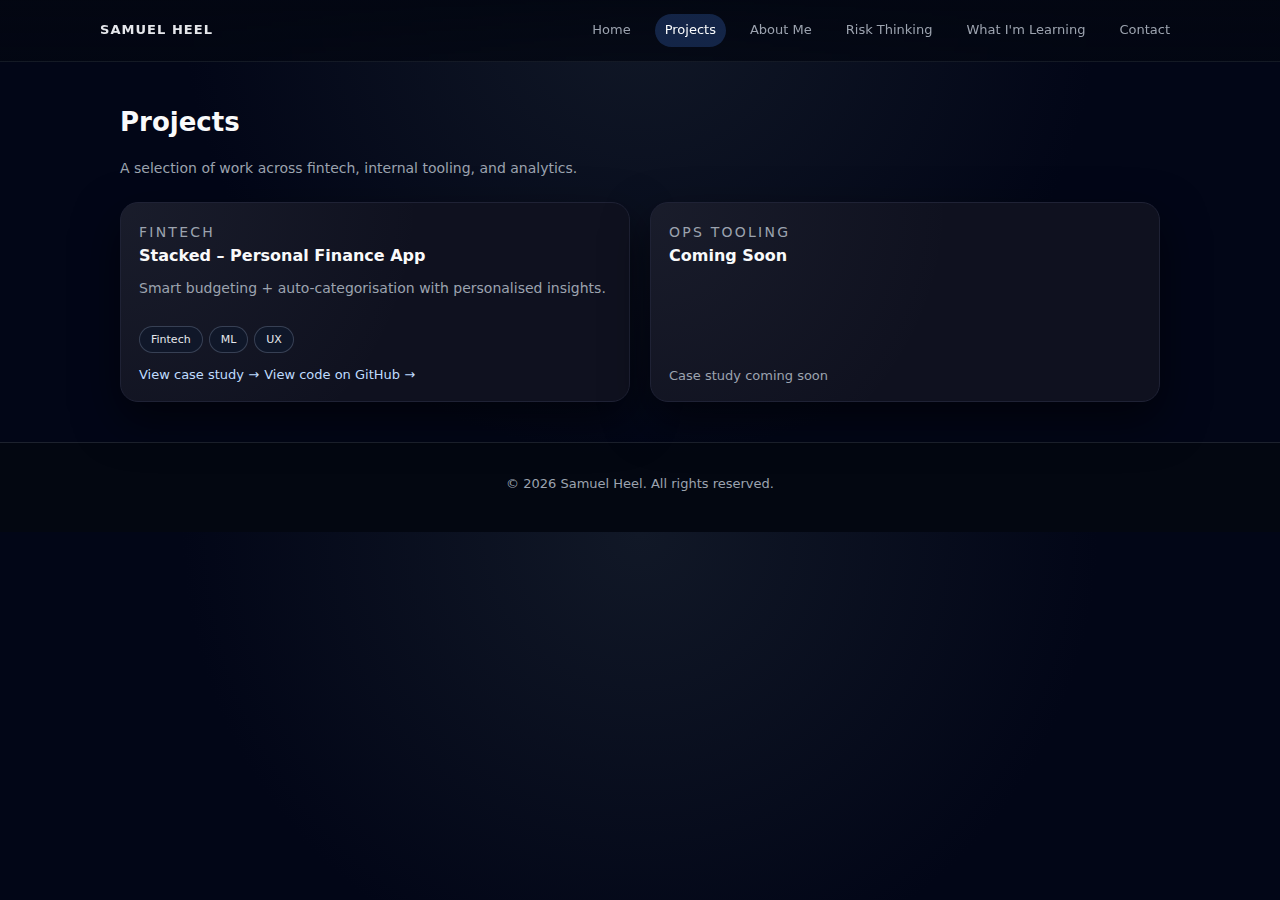
<file: projects.html>
<!DOCTYPE html>
<html lang="en">
<head>
  <meta charset="UTF-8" />
  <title>Projects – Samuel Heel</title>
  <meta name="viewport" content="width=device-width, initial-scale=1" />
  <link rel="stylesheet" href="styles.css" />
</head>
<body>
  <header class="site-header glass">
    <div class="container header-inner">
      <div class="logo">Samuel Heel</div>
      <nav class="nav">
        <a href="index.html#home" class="nav-link">Home</a>
        <a href="projects.html" class="nav-link active">Projects</a>
        <a href="index.html#about" class="nav-link">About Me</a>
        <a href="index.html#risk-thinking" class="nav-link">Risk Thinking</a>
        <a href="index.html#learning" class="nav-link">What I'm Learning</a>
        <a href="index.html#contact" class="nav-link">Contact</a>
      </nav>
    </div>
  </header>

  <main>
    <section class="section">
      <div class="container">
        <div class="section-header">
          <h1>Projects</h1>
          <p class="section-intro">
            A selection of work across fintech, internal tooling, and analytics.
          </p>
        </div>

        <div class="grid grid-2">
          
          <!-- Finance app -->
          <article class="card hover-lift">
            <div class="card-body">
              <p class="card-eyebrow">Fintech</p>
              <h3>Stacked – Personal Finance App</h3>
              <p>Smart budgeting + auto-categorisation with personalised insights.</p>
            </div>
            <div class="card-footer">
              <div class="tag-row">
                <span class="pill pill-soft">Fintech</span>
                <span class="pill pill-soft">ML</span>
                <span class="pill pill-soft">UX</span>
              </div>
              <div class="card-actions">
                <a class="card-link" href="projects/project-finance-app.html">View case study →</a>
                <a class="card-link" href="https://github.com/sheel0112/v0-spending-model-app" target="_blank">
                  View code on GitHub →
                </a>
              </div>
            </div>
          </article>

          <!-- Other projects remain unchanged -->
          <article class="card hover-lift">
            <div class="card-body">
              <p class="card-eyebrow">Ops tooling</p>
              <h3>Coming Soon</h3>
            </div>
            <div class="card-footer">
              <a class="card-link muted" href="#">Case study coming soon</a>
            </div>
          </article>

        </div>
      </div>
    </section>
  </main>

  <footer class="site-footer">
    <div class="container">
      <p>© <span id="year"></span> Samuel Heel. All rights reserved.</p>
    </div>
  </footer>

  <script>document.getElementById("year").textContent = new Date().getFullYear();</script>
</body>
</html>
</file>
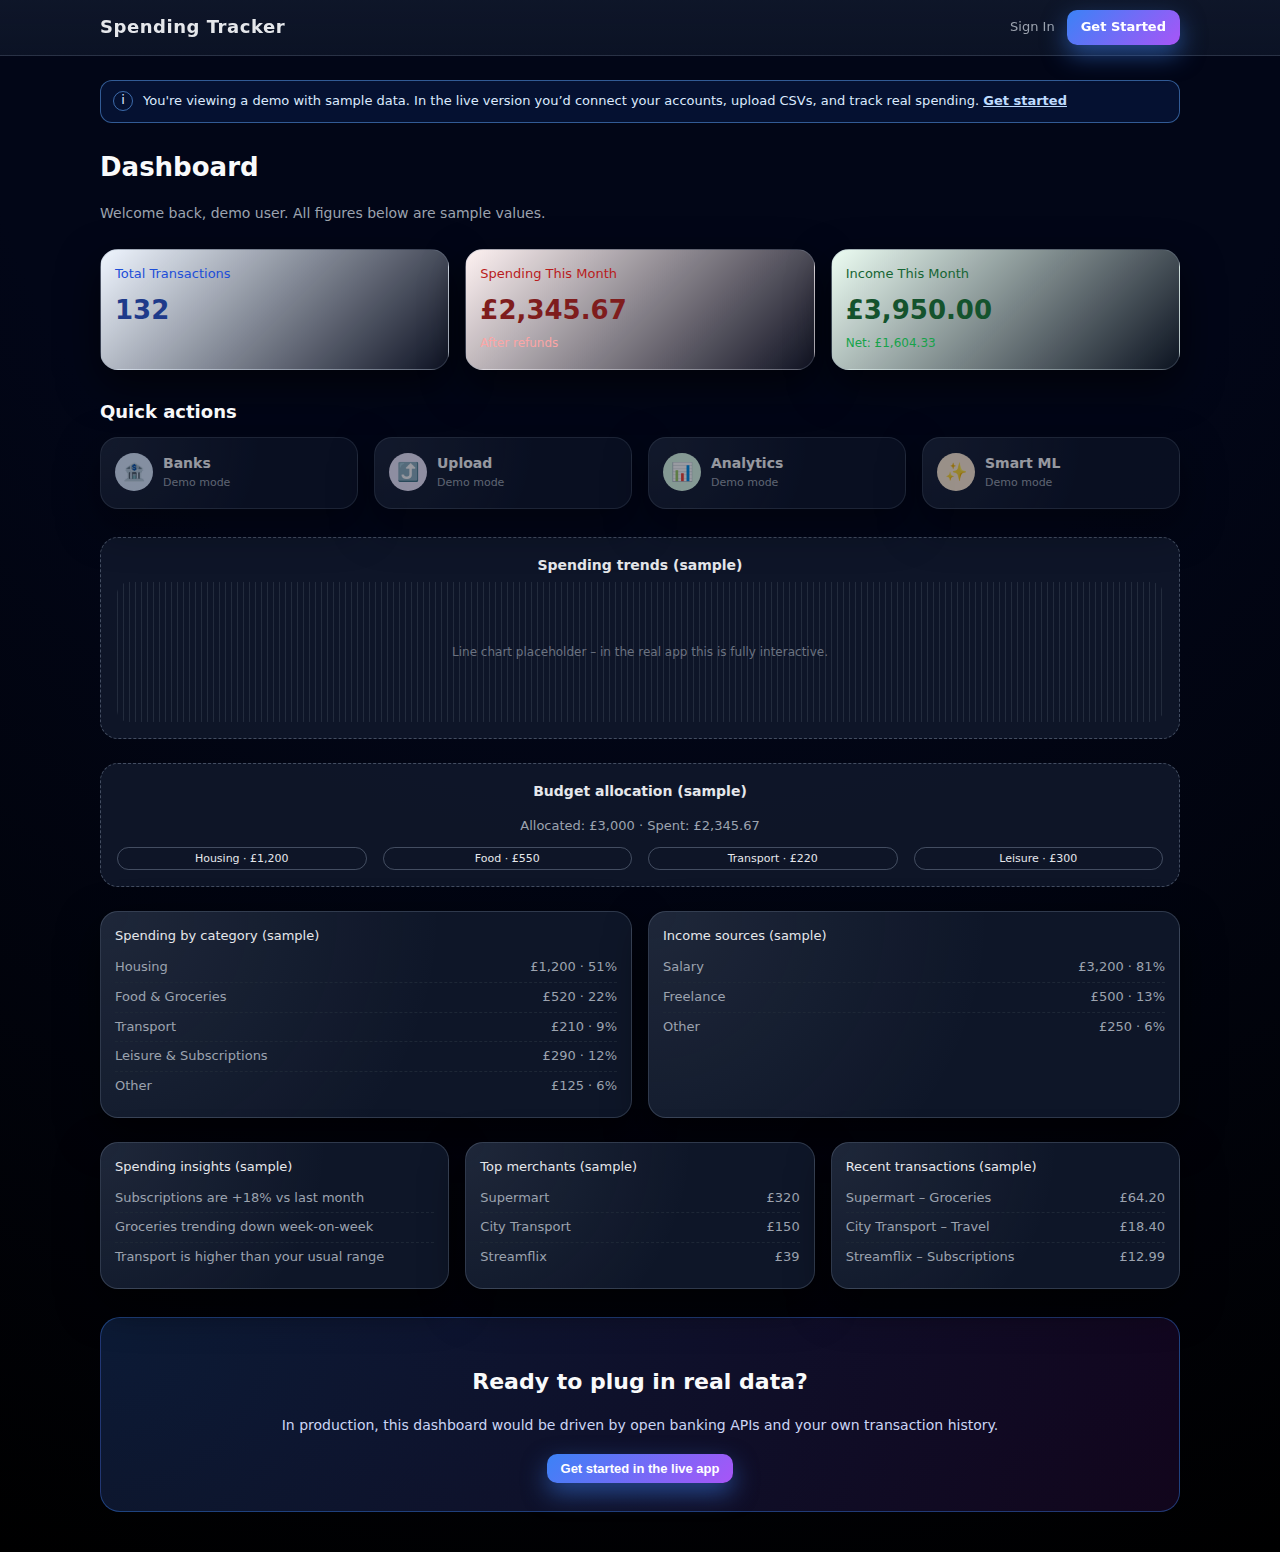
<file: spending-demo.html>
<!DOCTYPE html>
<html lang="en">
<head>
  <meta charset="UTF-8" />
  <title>Spending Tracker – Demo Dashboard</title>
  <meta name="viewport" content="width=device-width, initial-scale=1" />
  <!-- Reuse your main portfolio styles -->
  <link rel="stylesheet" href="styles.css" />
  <style>
    /* App-specific styles layered on top of your existing theme */

    body {
      background: radial-gradient(circle at top, #020617 0, #020617 40%, #000 100%);
    }

    .app-container {
      max-width: 1120px;
      margin: 0 auto;
      padding: 24px 20px 40px;
    }

    .app-header {
      position: sticky;
      top: 0;
      z-index: 40;
      backdrop-filter: blur(18px);
      background: linear-gradient(to bottom, rgba(15,23,42,0.95), rgba(15,23,42,0.75));
      border-bottom: 1px solid rgba(148,163,184,0.2);
    }

    .app-header-inner {
      max-width: 1120px;
      margin: 0 auto;
      padding: 10px 20px;
      display: flex;
      align-items: center;
      justify-content: space-between;
    }

    .app-logo {
      font-size: 18px;
      font-weight: 600;
      letter-spacing: 0.03em;
      color: #e5e7eb;
    }

    .app-nav {
      display: flex;
      gap: 12px;
      align-items: center;
    }

    .app-nav-link {
      font-size: 13px;
      color: #9ca3af;
      text-decoration: none;
      transition: color 0.18s ease;
    }

    .app-nav-link:hover {
      color: #f9fafb;
    }

    .btn-small-primary {
      background: linear-gradient(135deg, #3b82f6, #a855f7);
      color: #fff;
      border-radius: 10px;
      padding: 7px 14px;
      font-size: 13px;
      font-weight: 600;
      border: none;
      cursor: pointer;
      box-shadow: 0 10px 25px rgba(59,130,246,0.5);
      text-decoration: none;
      display: inline-flex;
      align-items: center;
      justify-content: center;
    }

    .btn-small-primary:hover {
      filter: brightness(1.05);
    }

    /* Borrowed from your theme but scoped to the app */
    .app-alert {
      display: flex;
      gap: 10px;
      align-items: flex-start;
      border-radius: 12px;
      border: 1px solid rgba(96,165,250,0.5);
      background: rgba(37,99,235,0.12);
      padding: 10px 12px;
      margin-bottom: 24px;
      font-size: 13px;
      color: #dbeafe;
    }

    .app-alert-icon {
      width: 20px;
      height: 20px;
      border-radius: 999px;
      border: 1px solid rgba(96,165,250,0.6);
      display: flex;
      align-items: center;
      justify-content: center;
      font-size: 13px;
      flex-shrink: 0;
    }

    .app-alert a {
      color: #bfdbfe;
      font-weight: 600;
      text-decoration: underline;
    }

    .app-hero-title {
      font-size: 26px;
      margin-bottom: 4px;
    }

    .app-hero-subtitle {
      font-size: 14px;
      color: #9ca3af;
      margin-bottom: 20px;
    }

    /* Simple card system */
    .app-grid {
      display: grid;
      gap: 16px;
    }

    .app-grid-3 {
      grid-template-columns: repeat(1, minmax(0, 1fr));
    }

    .app-grid-2 {
      grid-template-columns: repeat(1, minmax(0, 1fr));
    }

    .app-grid-4 {
      grid-template-columns: repeat(2, minmax(0, 1fr));
    }

    @media (min-width: 768px) {
      .app-grid-3 {
        grid-template-columns: repeat(3, minmax(0, 1fr));
      }
      .app-grid-2 {
        grid-template-columns: repeat(2, minmax(0, 1fr));
      }
      .app-grid-4 {
        grid-template-columns: repeat(4, minmax(0, 1fr));
      }
    }

    .app-card {
      background: radial-gradient(circle at top left, rgba(148,163,184,0.12), transparent 60%),
                  rgba(15,23,42,0.95);
      border-radius: 18px;
      border: 1px solid rgba(148,163,184,0.25);
      padding: 14px 14px 16px;
      box-shadow: 0 16px 40px rgba(0,0,0,0.6);
    }

    .app-card-header {
      margin-bottom: 6px;
    }

    .app-card-title {
      font-size: 13px;
      color: #e5e7eb;
    }

    .app-card-value {
      font-size: 26px;
      font-weight: 700;
    }

    .app-card-sub {
      font-size: 12px;
      color: #fca5a5;
      margin-top: 2px;
    }

    /* Quick actions */
    .app-quick-title {
      font-size: 18px;
      margin-bottom: 10px;
    }

    .app-quick-card {
      opacity: 0.6;
      cursor: not-allowed;
      transition: opacity 0.18s ease, transform 0.18s ease;
    }

    .app-quick-card:hover {
      opacity: 0.7;
      transform: translateY(-1px);
    }

    .app-quick-inner {
      display: flex;
      align-items: center;
      gap: 10px;
    }

    .app-quick-icon {
      width: 38px;
      height: 38px;
      border-radius: 999px;
      display: flex;
      align-items: center;
      justify-content: center;
      font-size: 18px;
    }

    .app-badge {
      font-size: 11px;
      color: #9ca3af;
    }

    /* Chart & allocation placeholders */
    .app-chart,
    .app-allocation {
      border-radius: 18px;
      border: 1px dashed rgba(148,163,184,0.4);
      padding: 16px;
      background: rgba(15,23,42,0.9);
      text-align: center;
      font-size: 13px;
      color: #9ca3af;
    }

    .app-chart-title,
    .app-allocation-title {
      font-size: 14px;
      font-weight: 600;
      margin-bottom: 6px;
      color: #e5e7eb;
    }

    /* Breakdown / insights layout */
    .app-list {
      list-style: none;
      padding: 0;
      margin: 0;
      font-size: 13px;
      color: #9ca3af;
    }

    .app-list li {
      display: flex;
      justify-content: space-between;
      padding: 4px 0;
      border-bottom: 1px dashed rgba(31,41,55,0.9);
    }

    .app-list li:last-child {
      border-bottom: none;
    }

    .app-tag-pill {
      font-size: 11px;
      padding: 2px 8px;
      border-radius: 999px;
      border: 1px solid rgba(148,163,184,0.4);
      color: #e5e7eb;
    }

    /* CTA card */
    .app-cta {
      text-align: center;
      border-radius: 20px;
      border: 1px solid rgba(59,130,246,0.4);
      background: radial-gradient(circle at top left, rgba(59,130,246,0.2), rgba(88,28,135,0.2));
      padding: 28px 20px;
      margin-top: 28px;
    }

    .app-cta-title {
      font-size: 22px;
      margin-bottom: 6px;
    }

    .app-cta-sub {
      font-size: 14px;
      color: #cbd5f5;
      margin-bottom: 18px;
    }

    .app-cta button {
      border: none;
    }
  </style>
</head>
<body>
  <!-- App-style header -->
  <header class="app-header">
    <div class="app-header-inner">
      <div class="app-logo">Spending Tracker</div>
      <nav class="app-nav">
        <a href="#" class="app-nav-link">Sign In</a>
        <a href="#" class="btn-small-primary">Get Started</a>
      </nav>
    </div>
  </header>

  <main>
    <div class="app-container">
      <!-- Demo banner -->
      <div class="app-alert">
        <div class="app-alert-icon">i</div>
        <div>
          You&apos;re viewing a demo with sample data. In the live version you’d connect your
          accounts, upload CSVs, and track real spending. <a href="#">Get started</a>
        </div>
      </div>

      <!-- Hero -->
      <div style="margin-bottom: 24px;">
        <h1 class="app-hero-title">Dashboard</h1>
        <p class="app-hero-subtitle">Welcome back, demo user. All figures below are sample values.</p>
      </div>

      <!-- Stats grid -->
      <div class="app-grid app-grid-3" style="margin-bottom: 28px;">
        <div class="app-card" style="background: linear-gradient(135deg, #eff6ff, #dbeafe0f);">
          <div class="app-card-header">
            <div class="app-card-title" style="color:#1d4ed8;">Total Transactions</div>
          </div>
          <div class="app-card-value" style="color:#1e3a8a;">132</div>
        </div>

        <div class="app-card" style="background: linear-gradient(135deg, #fef2f2, #fee2e20f);">
          <div class="app-card-header">
            <div class="app-card-title" style="color:#b91c1c;">Spending This Month</div>
          </div>
          <div class="app-card-value" style="color:#7f1d1d;">£2,345.67</div>
          <div class="app-card-sub">After refunds</div>
        </div>

        <div class="app-card" style="background: linear-gradient(135deg, #ecfdf3, #bbf7d00f);">
          <div class="app-card-header">
            <div class="app-card-title" style="color:#166534;">Income This Month</div>
          </div>
          <div class="app-card-value" style="color:#14532d;">£3,950.00</div>
          <div class="app-card-sub" style="color:#16a34a;">Net: £1,604.33</div>
        </div>
      </div>

      <!-- Quick actions -->
      <div style="margin-bottom: 28px;">
        <h2 class="app-quick-title">Quick actions</h2>
        <div class="app-grid app-grid-4">
          <div class="app-card app-quick-card">
            <div class="app-quick-inner">
              <div class="app-quick-icon" style="background:#dbeafe;color:#1d4ed8;">🏦</div>
              <div>
                <div style="font-size:14px;font-weight:600;">Banks</div>
                <div class="app-badge">Demo mode</div>
              </div>
            </div>
          </div>

          <div class="app-card app-quick-card">
            <div class="app-quick-inner">
              <div class="app-quick-icon" style="background:#ede9fe;color:#7c3aed;">⤴️</div>
              <div>
                <div style="font-size:14px;font-weight:600;">Upload</div>
                <div class="app-badge">Demo mode</div>
              </div>
            </div>
          </div>

          <div class="app-card app-quick-card">
            <div class="app-quick-inner">
              <div class="app-quick-icon" style="background:#dcfce7;color:#16a34a;">📊</div>
              <div>
                <div style="font-size:14px;font-weight:600;">Analytics</div>
                <div class="app-badge">Demo mode</div>
              </div>
            </div>
          </div>

          <div class="app-card app-quick-card">
            <div class="app-quick-inner">
              <div class="app-quick-icon" style="background:#ffedd5;color:#ea580c;">✨</div>
              <div>
                <div style="font-size:14px;font-weight:600;">Smart ML</div>
                <div class="app-badge">Demo mode</div>
              </div>
            </div>
          </div>
        </div>
      </div>

      <!-- Chart placeholder -->
      <div class="app-chart" style="margin-bottom: 24px;">
        <div class="app-chart-title">Spending trends (sample)</div>
        <div style="height: 140px; border-radius: 12px; background: repeating-linear-gradient(
                to right,
                rgba(55,65,81,0.5),
                rgba(55,65,81,0.5) 1px,
                transparent 1px,
                transparent 6px
              ); display:flex;align-items:center;justify-content:center;color:#6b7280;font-size:12px;">
          Line chart placeholder – in the real app this is fully interactive.
        </div>
      </div>

      <!-- Allocation placeholder -->
      <div class="app-allocation" style="margin-bottom: 24px;">
        <div class="app-allocation-title">Budget allocation (sample)</div>
        <p style="margin-bottom:10px;">Allocated: £3,000 · Spent: £2,345.67</p>
        <div class="app-grid app-grid-4">
          <span class="app-tag-pill">Housing · £1,200</span>
          <span class="app-tag-pill">Food · £550</span>
          <span class="app-tag-pill">Transport · £220</span>
          <span class="app-tag-pill">Leisure · £300</span>
        </div>
      </div>

      <!-- Breakdown grid -->
      <div class="app-grid app-grid-2" style="margin-bottom: 24px;">
        <div class="app-card">
          <div class="app-card-header">
            <div class="app-card-title">Spending by category (sample)</div>
          </div>
          <ul class="app-list">
            <li><span>Housing</span><span>£1,200 · 51%</span></li>
            <li><span>Food & Groceries</span><span>£520 · 22%</span></li>
            <li><span>Transport</span><span>£210 · 9%</span></li>
            <li><span>Leisure & Subscriptions</span><span>£290 · 12%</span></li>
            <li><span>Other</span><span>£125 · 6%</span></li>
          </ul>
        </div>

        <div class="app-card">
          <div class="app-card-header">
            <div class="app-card-title">Income sources (sample)</div>
          </div>
          <ul class="app-list">
            <li><span>Salary</span><span>£3,200 · 81%</span></li>
            <li><span>Freelance</span><span>£500 · 13%</span></li>
            <li><span>Other</span><span>£250 · 6%</span></li>
          </ul>
        </div>
      </div>

      <!-- Insights & widgets -->
      <div class="app-grid app-grid-3">
        <div class="app-card">
          <div class="app-card-header">
            <div class="app-card-title">Spending insights (sample)</div>
          </div>
          <ul class="app-list">
            <li><span>Subscriptions are +18% vs last month</span></li>
            <li><span>Groceries trending down week-on-week</span></li>
            <li><span>Transport is higher than your usual range</span></li>
          </ul>
        </div>

        <div class="app-card">
          <div class="app-card-header">
            <div class="app-card-title">Top merchants (sample)</div>
          </div>
          <ul class="app-list">
            <li><span>Supermart</span><span>£320</span></li>
            <li><span>City Transport</span><span>£150</span></li>
            <li><span>Streamflix</span><span>£39</span></li>
          </ul>
        </div>

        <div class="app-card">
          <div class="app-card-header">
            <div class="app-card-title">Recent transactions (sample)</div>
          </div>
          <ul class="app-list">
            <li><span>Supermart – Groceries</span><span>£64.20</span></li>
            <li><span>City Transport – Travel</span><span>£18.40</span></li>
            <li><span>Streamflix – Subscriptions</span><span>£12.99</span></li>
          </ul>
        </div>
      </div>

      <!-- CTA -->
      <div class="app-cta">
        <h2 class="app-cta-title">Ready to plug in real data?</h2>
        <p class="app-cta-sub">
          In production, this dashboard would be driven by open banking APIs and your own transaction history.
        </p>
        <button class="btn-small-primary">Get started in the live app</button>
      </div>

    </div>
  </main>
</body>
</html>
</file>
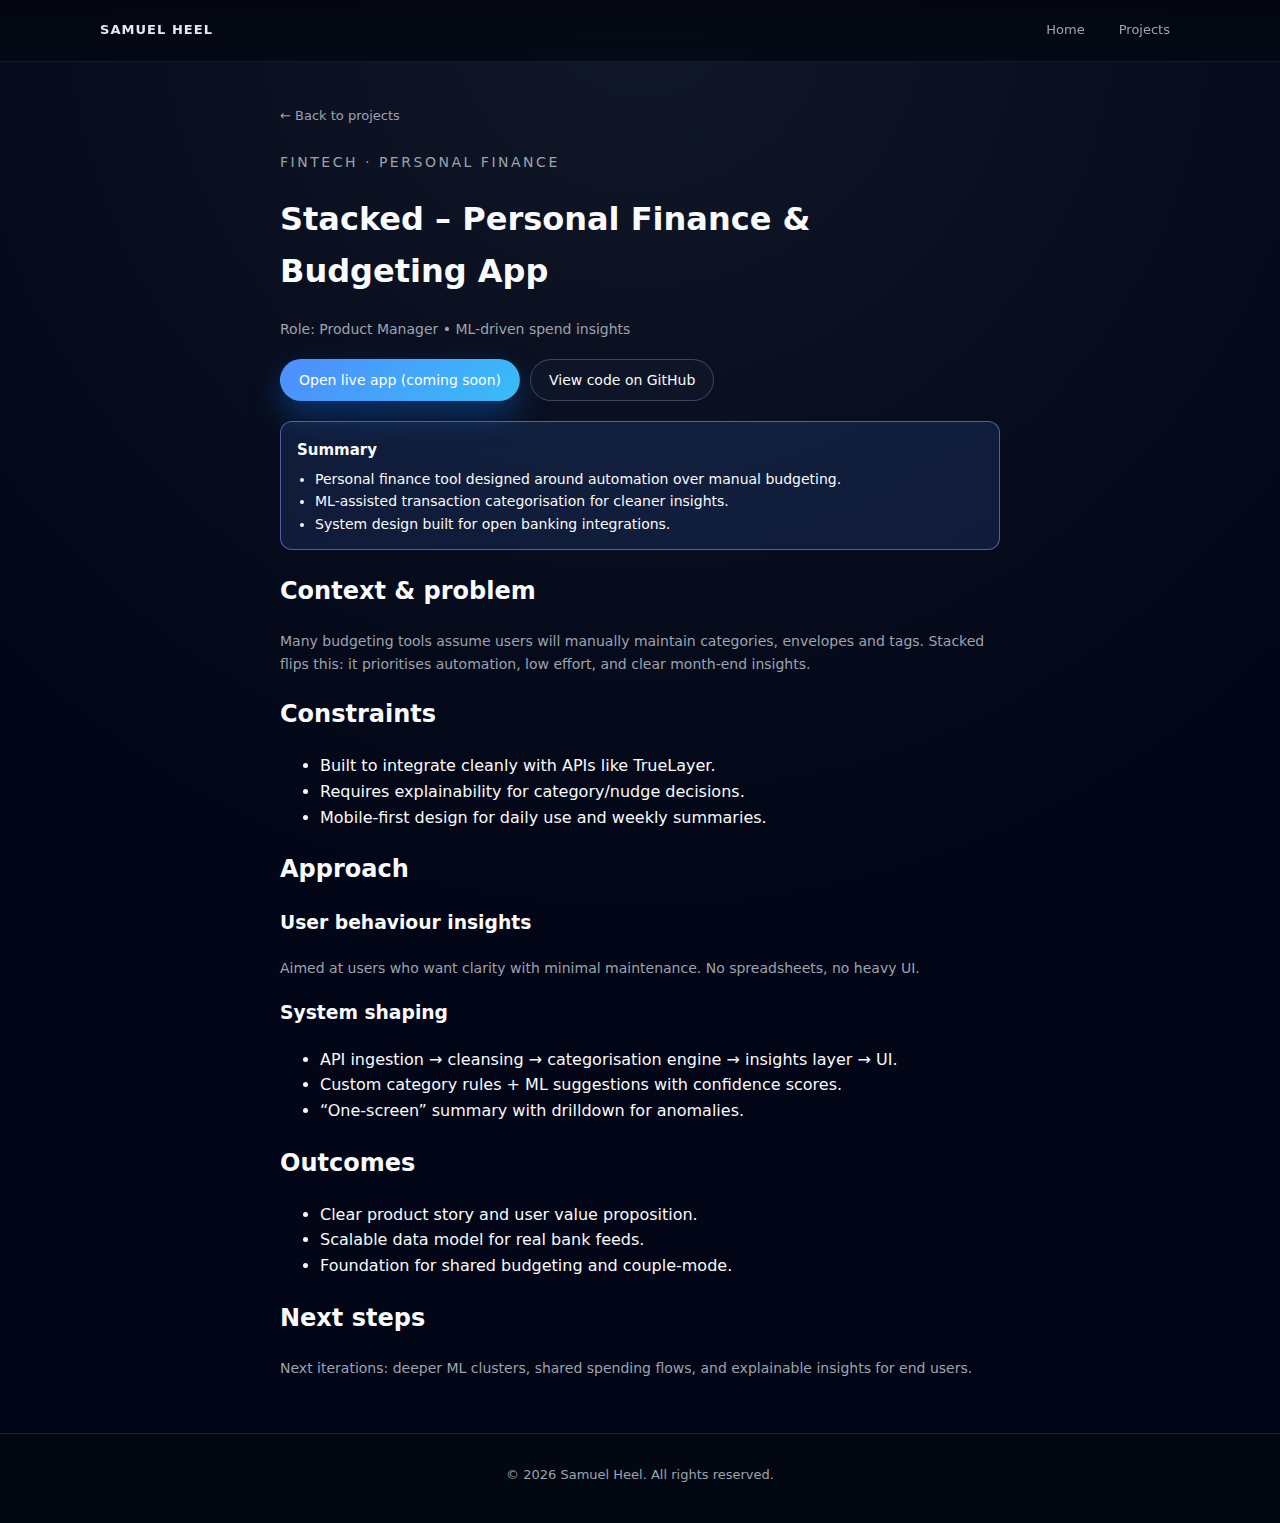
<file: projects/project-finance-app.html>
<!DOCTYPE html>
<html lang="en">
<head>
  <meta charset="UTF-8" />
  <title>Stacked – Personal Finance App</title>
  <meta name="viewport" content="width=device-width, initial-scale=1" />
  <link rel="stylesheet" href="../styles.css" />
</head>
<body>
  <header class="site-header glass">
    <div class="container header-inner">
      <div class="logo">Samuel Heel</div>
      <nav class="nav">
        <a href="../index.html" class="nav-link">Home</a>
        <a href="../projects.html" class="nav-link">Projects</a>
      </nav>
    </div>
  </header>

  <main>
    <section class="section">
      <div class="container narrow">
        <a href="../projects.html" class="back-link">← Back to projects</a>

        <p class="eyebrow eyebrow-soft">Fintech · Personal finance</p>
        <h1>Stacked – Personal Finance & Budgeting App</h1>
        <p class="project-meta">Role: Product Manager • ML-driven spend insights</p>

        <!-- CTA BUTTONS ADDED -->
        <div class="hero-actions" style="margin-bottom: 20px;">
          <a class="btn primary" href="#" target="_blank">Open live app (coming soon)</a>
          <a class="btn ghost" href="https://github.com/sheel0112/v0-spending-model-app" target="_blank">View code on GitHub</a>
        </div>

        <div class="pillbox">
          <h2>Summary</h2>
          <ul>
            <li>Personal finance tool designed around automation over manual budgeting.</li>
            <li>ML-assisted transaction categorisation for cleaner insights.</li>
            <li>System design built for open banking integrations.</li>
          </ul>
        </div>

        <h2>Context & problem</h2>
        <p>
          Many budgeting tools assume users will manually maintain categories, envelopes and tags.
          Stacked flips this: it prioritises automation, low effort, and clear month-end insights.
        </p>

        <h2>Constraints</h2>
        <ul>
          <li>Built to integrate cleanly with APIs like TrueLayer.</li>
          <li>Requires explainability for category/nudge decisions.</li>
          <li>Mobile-first design for daily use and weekly summaries.</li>
        </ul>

        <h2>Approach</h2>
        <h3>User behaviour insights</h3>
        <p>Aimed at users who want clarity with minimal maintenance. No spreadsheets, no heavy UI.</p>

        <h3>System shaping</h3>
        <ul>
          <li>API ingestion → cleansing → categorisation engine → insights layer → UI.</li>
          <li>Custom category rules + ML suggestions with confidence scores.</li>
          <li>“One-screen” summary with drilldown for anomalies.</li>
        </ul>

        <h2>Outcomes</h2>
        <ul>
          <li>Clear product story and user value proposition.</li>
          <li>Scalable data model for real bank feeds.</li>
          <li>Foundation for shared budgeting and couple-mode.</li>
        </ul>

        <h2>Next steps</h2>
        <p>
          Next iterations: deeper ML clusters, shared spending flows, and explainable insights for
          end users.
        </p>

      </div>
    </section>
  </main>

  <footer class="site-footer">
    <div class="container">
      <p>© <span id="year"></span> Samuel Heel. All rights reserved.</p>
    </div>
  </footer>

  <script>
      document.getElementById("year").textContent = new Date().getFullYear();
  </script>
</body>
</html>
</file>
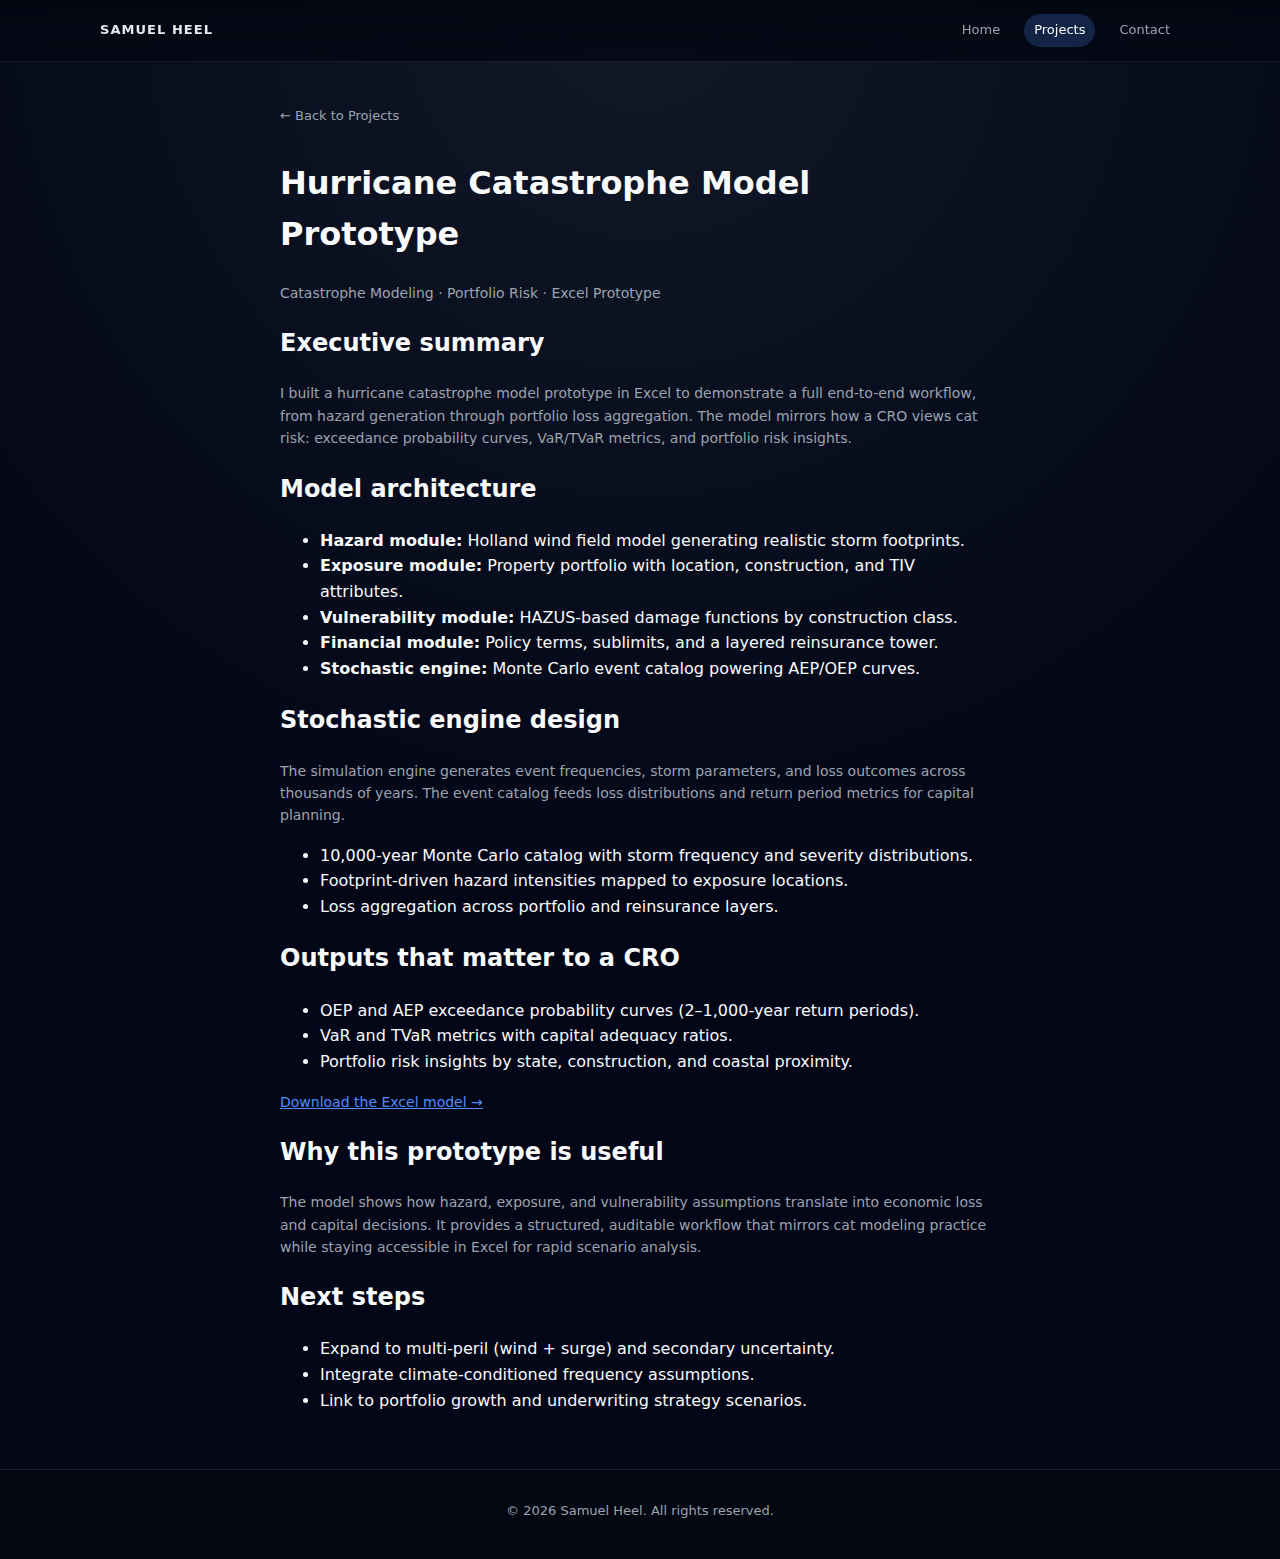
<file: projects/project-hurricane-cat-model.html>
<!DOCTYPE html>
<html lang="en">
<head>
  <meta charset="UTF-8" />
  <title>Hurricane Catastrophe Model Prototype – Case Study</title>
  <meta name="viewport" content="width=device-width, initial-scale=1" />
  <link rel="stylesheet" href="../styles.css" />
  <meta name="description" content="Case study: Building an Excel-based hurricane catastrophe model prototype with hazard, exposure, vulnerability, and financial modules." />
</head>

<body>

  <!-- Header -->
  <header class="site-header glass">
    <div class="container header-inner">
      <div class="logo">Samuel Heel</div>
      <nav class="nav desktop-nav">
        <a href="../index.html#home" class="nav-link">Home</a>
        <a href="../index.html#projects" class="nav-link active">Projects</a>
        <a href="../index.html#contact" class="nav-link">Contact</a>
      </nav>
    </div>
  </header>

  <main class="section">
    <div class="container narrow">

      <!-- Back Link -->
      <a href="../index.html#projects" class="back-link">← Back to Projects</a>

      <h1>Hurricane Catastrophe Model Prototype</h1>
      <p class="project-meta">
        Catastrophe Modeling · Portfolio Risk · Excel Prototype
      </p>

      <!-- Executive Summary -->
      <section class="panel reveal">
        <h2>Executive summary</h2>
        <p>
          I built a hurricane catastrophe model prototype in Excel to demonstrate a full end-to-end workflow,
          from hazard generation through portfolio loss aggregation. The model mirrors how a CRO views cat risk:
          exceedance probability curves, VaR/TVaR metrics, and portfolio risk insights.
        </p>
      </section>

      <!-- Model Architecture -->
      <section class="panel reveal">
        <h2>Model architecture</h2>
        <ul class="list-bullets">
          <li><strong>Hazard module:</strong> Holland wind field model generating realistic storm footprints.</li>
          <li><strong>Exposure module:</strong> Property portfolio with location, construction, and TIV attributes.</li>
          <li><strong>Vulnerability module:</strong> HAZUS-based damage functions by construction class.</li>
          <li><strong>Financial module:</strong> Policy terms, sublimits, and a layered reinsurance tower.</li>
          <li><strong>Stochastic engine:</strong> Monte Carlo event catalog powering AEP/OEP curves.</li>
        </ul>
      </section>

      <!-- Stochastic Engine -->
      <section class="panel reveal">
        <h2>Stochastic engine design</h2>
        <p>
          The simulation engine generates event frequencies, storm parameters, and loss outcomes across thousands of
          years. The event catalog feeds loss distributions and return period metrics for capital planning.
        </p>
        <ul class="list-bullets">
          <li>10,000-year Monte Carlo catalog with storm frequency and severity distributions.</li>
          <li>Footprint-driven hazard intensities mapped to exposure locations.</li>
          <li>Loss aggregation across portfolio and reinsurance layers.</li>
        </ul>
      </section>

      <!-- Outputs -->
      <section class="panel reveal">
        <h2>Outputs that matter to a CRO</h2>
        <ul class="list-bullets">
          <li>OEP and AEP exceedance probability curves (2–1,000-year return periods).</li>
          <li>VaR and TVaR metrics with capital adequacy ratios.</li>
          <li>Portfolio risk insights by state, construction, and coastal proximity.</li>
        </ul>
        <p>
          <a class="btn-small-primary" href="hurricane_cat_model.xlsx" download>Download the Excel model →</a>
        </p>
      </section>

      <!-- Why it matters -->
      <section class="panel reveal">
        <h2>Why this prototype is useful</h2>
        <p>
          The model shows how hazard, exposure, and vulnerability assumptions translate into economic loss and
          capital decisions. It provides a structured, auditable workflow that mirrors cat modeling practice while
          staying accessible in Excel for rapid scenario analysis.
        </p>
      </section>

      <!-- Next Steps -->
      <section class="panel reveal">
        <h2>Next steps</h2>
        <ul class="list-bullets">
          <li>Expand to multi-peril (wind + surge) and secondary uncertainty.</li>
          <li>Integrate climate-conditioned frequency assumptions.</li>
          <li>Link to portfolio growth and underwriting strategy scenarios.</li>
        </ul>
      </section>

    </div>
  </main>

  <footer class="site-footer">
    <div class="container">
      <p>© <span id="year"></span> Samuel Heel. All rights reserved.</p>
    </div>
  </footer>

  <script>
    document.getElementById("year").textContent = new Date().getFullYear();
  </script>

</body>
</html>
</file>
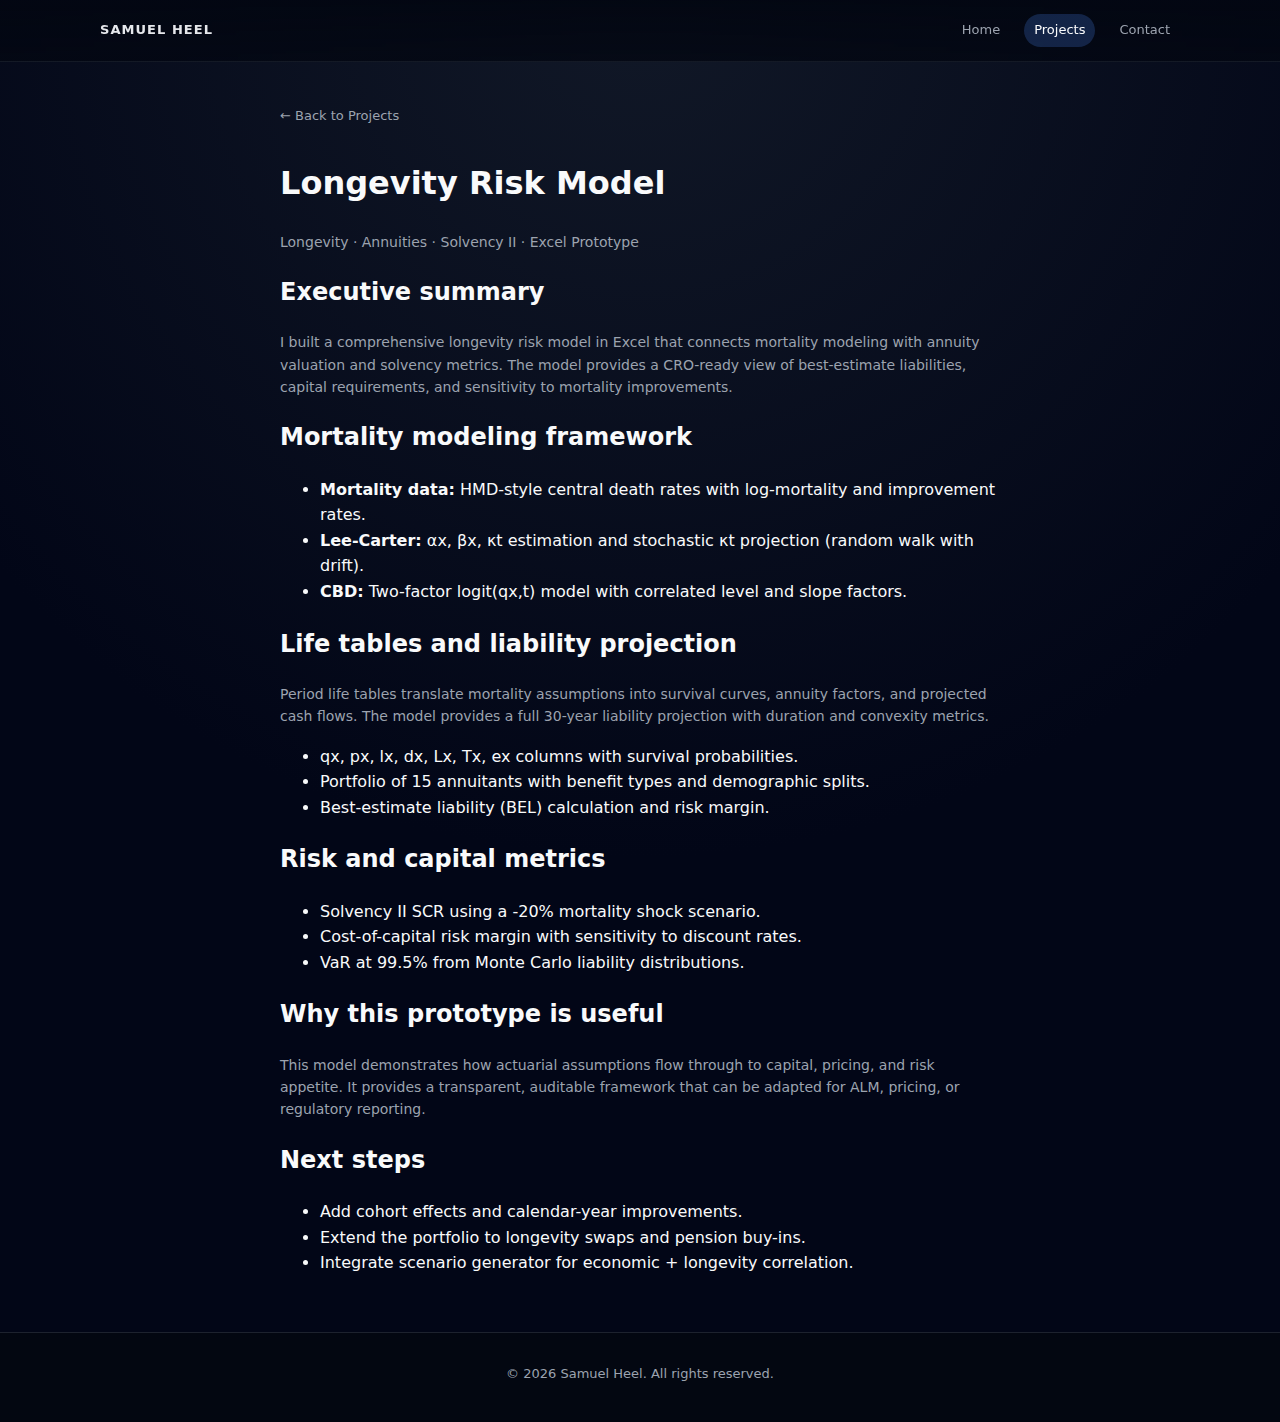
<file: projects/project-longevity-risk-model.html>
<!DOCTYPE html>
<html lang="en">
<head>
  <meta charset="UTF-8" />
  <title>Longevity Risk Model – Case Study</title>
  <meta name="viewport" content="width=device-width, initial-scale=1" />
  <link rel="stylesheet" href="../styles.css" />
  <meta name="description" content="Case study: Excel-based longevity risk model with Lee-Carter and CBD mortality frameworks." />
</head>

<body>

  <!-- Header -->
  <header class="site-header glass">
    <div class="container header-inner">
      <div class="logo">Samuel Heel</div>
      <nav class="nav desktop-nav">
        <a href="../index.html#home" class="nav-link">Home</a>
        <a href="../index.html#projects" class="nav-link active">Projects</a>
        <a href="../index.html#contact" class="nav-link">Contact</a>
      </nav>
    </div>
  </header>

  <main class="section">
    <div class="container narrow">

      <!-- Back Link -->
      <a href="../index.html#projects" class="back-link">← Back to Projects</a>

      <h1>Longevity Risk Model</h1>
      <p class="project-meta">
        Longevity · Annuities · Solvency II · Excel Prototype
      </p>

      <!-- Executive Summary -->
      <section class="panel reveal">
        <h2>Executive summary</h2>
        <p>
          I built a comprehensive longevity risk model in Excel that connects mortality modeling with annuity
          valuation and solvency metrics. The model provides a CRO-ready view of best-estimate liabilities, capital
          requirements, and sensitivity to mortality improvements.
        </p>
      </section>

      <!-- Mortality Models -->
      <section class="panel reveal">
        <h2>Mortality modeling framework</h2>
        <ul class="list-bullets">
          <li><strong>Mortality data:</strong> HMD-style central death rates with log-mortality and improvement rates.</li>
          <li><strong>Lee-Carter:</strong> αx, βx, κt estimation and stochastic κt projection (random walk with drift).</li>
          <li><strong>CBD:</strong> Two-factor logit(qx,t) model with correlated level and slope factors.</li>
        </ul>
      </section>

      <!-- Life Tables -->
      <section class="panel reveal">
        <h2>Life tables and liability projection</h2>
        <p>
          Period life tables translate mortality assumptions into survival curves, annuity factors, and projected
          cash flows. The model provides a full 30-year liability projection with duration and convexity metrics.
        </p>
        <ul class="list-bullets">
          <li>qx, px, lx, dx, Lx, Tx, ex columns with survival probabilities.</li>
          <li>Portfolio of 15 annuitants with benefit types and demographic splits.</li>
          <li>Best-estimate liability (BEL) calculation and risk margin.</li>
        </ul>
      </section>

      <!-- Risk Metrics -->
      <section class="panel reveal">
        <h2>Risk and capital metrics</h2>
        <ul class="list-bullets">
          <li>Solvency II SCR using a -20% mortality shock scenario.</li>
          <li>Cost-of-capital risk margin with sensitivity to discount rates.</li>
          <li>VaR at 99.5% from Monte Carlo liability distributions.</li>
        </ul>
      </section>

      <!-- Why it matters -->
      <section class="panel reveal">
        <h2>Why this prototype is useful</h2>
        <p>
          This model demonstrates how actuarial assumptions flow through to capital, pricing, and risk appetite.
          It provides a transparent, auditable framework that can be adapted for ALM, pricing, or regulatory reporting.
        </p>
      </section>

      <!-- Next Steps -->
      <section class="panel reveal">
        <h2>Next steps</h2>
        <ul class="list-bullets">
          <li>Add cohort effects and calendar-year improvements.</li>
          <li>Extend the portfolio to longevity swaps and pension buy-ins.</li>
          <li>Integrate scenario generator for economic + longevity correlation.</li>
        </ul>
      </section>

    </div>
  </main>

  <footer class="site-footer">
    <div class="container">
      <p>© <span id="year"></span> Samuel Heel. All rights reserved.</p>
    </div>
  </footer>

  <script>
    document.getElementById("year").textContent = new Date().getFullYear();
  </script>

</body>
</html>
</file>
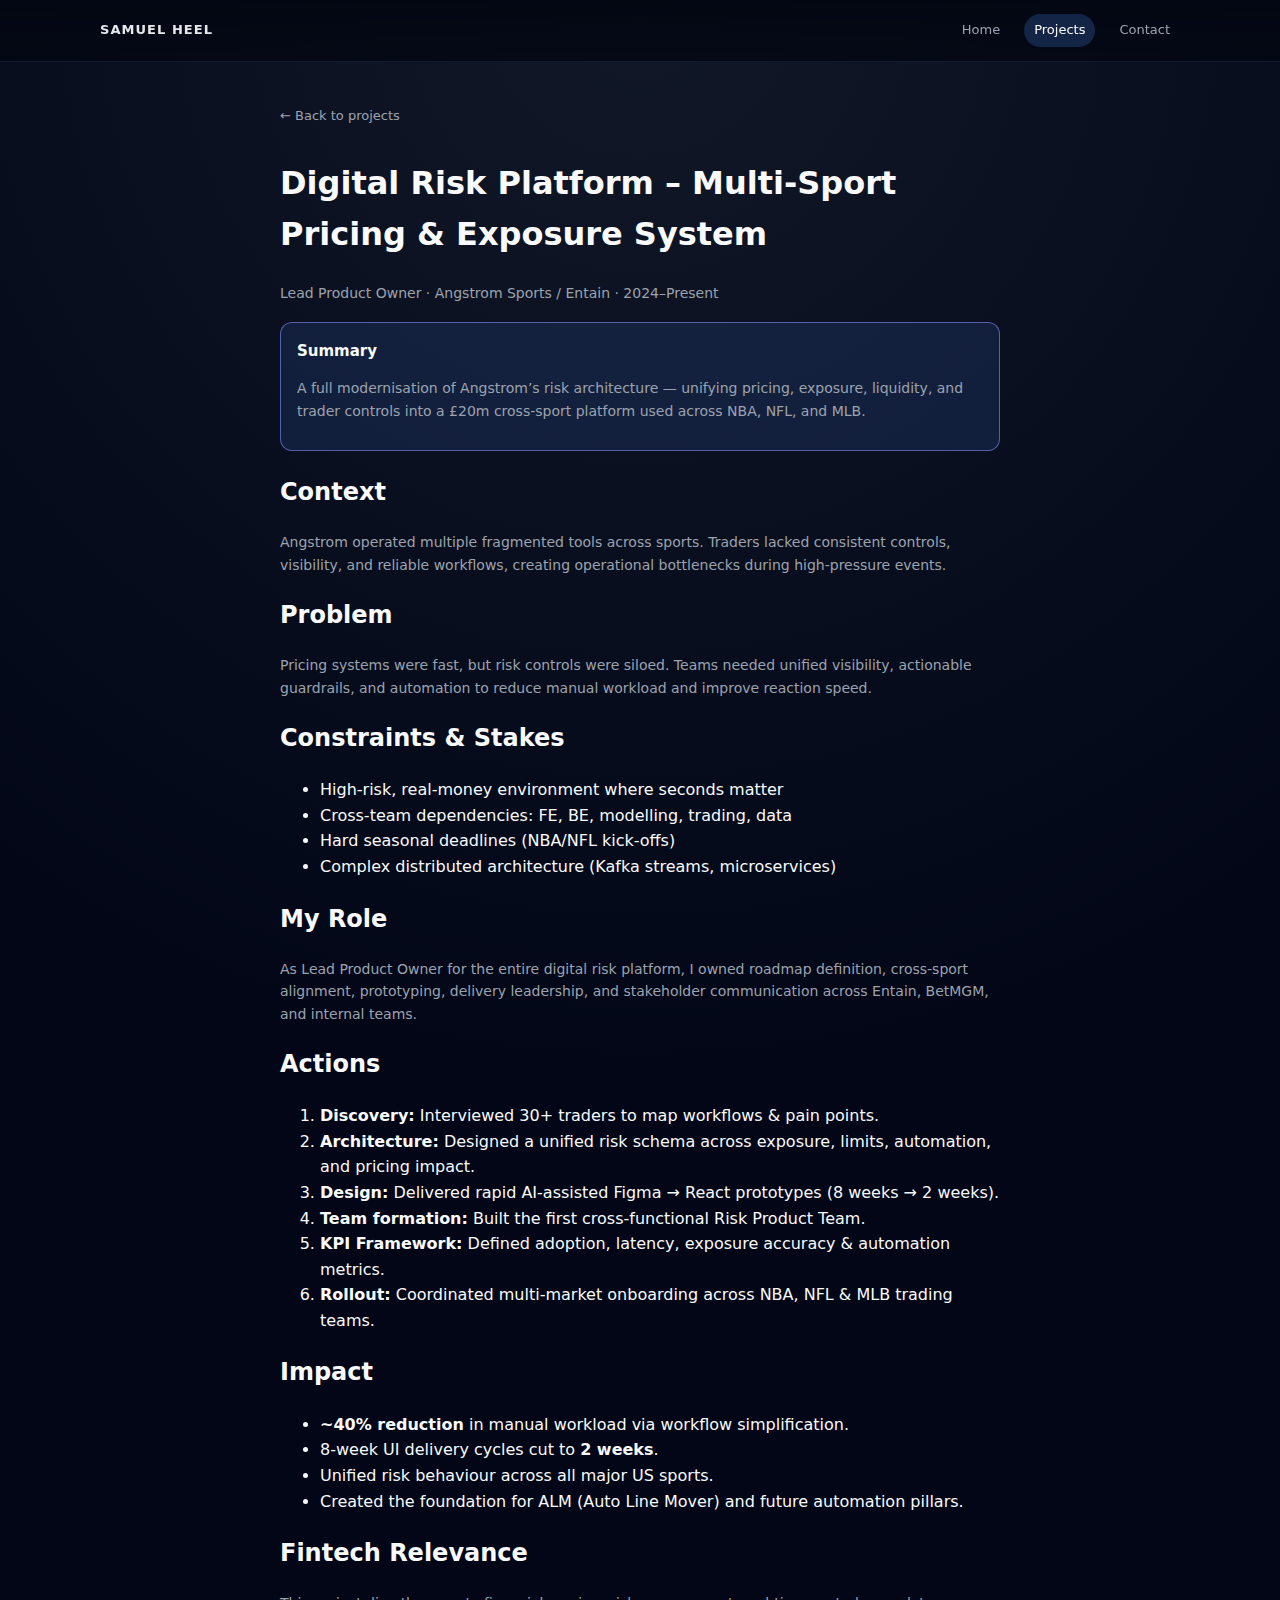
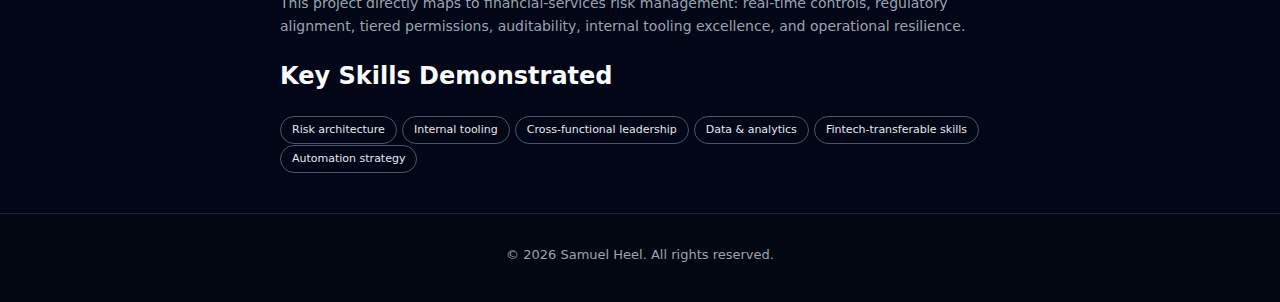
<file: projects/project-risk-platform.html>
<!DOCTYPE html>
<html lang="en">
<head>
  <meta charset="UTF-8" />
  <title>Case Study – Digital Risk Platform</title>
  <meta name="viewport" content="width=device-width, initial-scale=1" />
  <link rel="stylesheet" href="../styles.css" />
  <meta name="description" content="Case study for the unified digital risk platform led by Samuel Heel." />
</head>

<body>

  <!-- Header -->
  <header class="site-header glass">
    <div class="container header-inner">
      <div class="logo">Samuel Heel</div>
      <nav class="nav desktop-nav">
        <a href="../index.html#home" class="nav-link">Home</a>
        <a href="../index.html#projects" class="nav-link active">Projects</a>
        <a href="../index.html#contact" class="nav-link">Contact</a>
      </nav>
    </div>
  </header>

  <main class="section">
    <div class="container narrow">

      <a class="back-link" href="../index.html#projects">← Back to projects</a>

      <h1>Digital Risk Platform – Multi-Sport Pricing & Exposure System</h1>
      <p class="project-meta">Lead Product Owner · Angstrom Sports / Entain · 2024–Present</p>

      <div class="pillbox">
        <h2>Summary</h2>
        <p>
          A full modernisation of Angstrom’s risk architecture — unifying pricing, exposure, liquidity, and trader controls
          into a £20m cross-sport platform used across NBA, NFL, and MLB.
        </p>
      </div>

      <h2>Context</h2>
      <p>
        Angstrom operated multiple fragmented tools across sports. Traders lacked consistent controls, visibility, and reliable
        workflows, creating operational bottlenecks during high-pressure events.
      </p>

      <h2>Problem</h2>
      <p>
        Pricing systems were fast, but risk controls were siloed. Teams needed unified visibility, actionable guardrails, and
        automation to reduce manual workload and improve reaction speed.
      </p>

      <h2>Constraints & Stakes</h2>
      <ul class="list-bullets">
        <li>High-risk, real-money environment where seconds matter</li>
        <li>Cross-team dependencies: FE, BE, modelling, trading, data</li>
        <li>Hard seasonal deadlines (NBA/NFL kick-offs)</li>
        <li>Complex distributed architecture (Kafka streams, microservices)</li>
      </ul>

      <h2>My Role</h2>
      <p>
        As Lead Product Owner for the entire digital risk platform, I owned roadmap definition, cross-sport alignment,
        prototyping, delivery leadership, and stakeholder communication across Entain, BetMGM, and internal teams.
      </p>

      <h2>Actions</h2>
      <ol class="list-steps">
        <li><strong>Discovery:</strong> Interviewed 30+ traders to map workflows & pain points.</li>
        <li><strong>Architecture:</strong> Designed a unified risk schema across exposure, limits, automation, and pricing impact.</li>
        <li><strong>Design:</strong> Delivered rapid AI-assisted Figma → React prototypes (8 weeks → 2 weeks).</li>
        <li><strong>Team formation:</strong> Built the first cross-functional Risk Product Team.</li>
        <li><strong>KPI Framework:</strong> Defined adoption, latency, exposure accuracy & automation metrics.</li>
        <li><strong>Rollout:</strong> Coordinated multi-market onboarding across NBA, NFL & MLB trading teams.</li>
      </ol>

      <h2>Impact</h2>
      <ul class="list-bullets">
        <li><strong>~40% reduction</strong> in manual workload via workflow simplification.</li>
        <li>8-week UI delivery cycles cut to <strong>2 weeks</strong>.</li>
        <li>Unified risk behaviour across all major US sports.</li>
        <li>Created the foundation for ALM (Auto Line Mover) and future automation pillars.</li>
      </ul>

      <h2>Fintech Relevance</h2>
      <p>
        This project directly maps to financial-services risk management: real-time controls, regulatory alignment, tiered
        permissions, auditability, internal tooling excellence, and operational resilience.
      </p>

      <h2>Key Skills Demonstrated</h2>
      <div class="pill-row">
        <span class="pill">Risk architecture</span>
        <span class="pill">Internal tooling</span>
        <span class="pill">Cross-functional leadership</span>
        <span class="pill">Data & analytics</span>
        <span class="pill">Fintech-transferable skills</span>
        <span class="pill">Automation strategy</span>
      </div>

    </div>
  </main>

  <footer class="site-footer">
    <div class="container">
      <p>© <span id="year"></span> Samuel Heel. All rights reserved.</p>
    </div>
  </footer>

  <script>
    document.getElementById("year").textContent = new Date().getFullYear();
  </script>

</body>
</html>
</file>
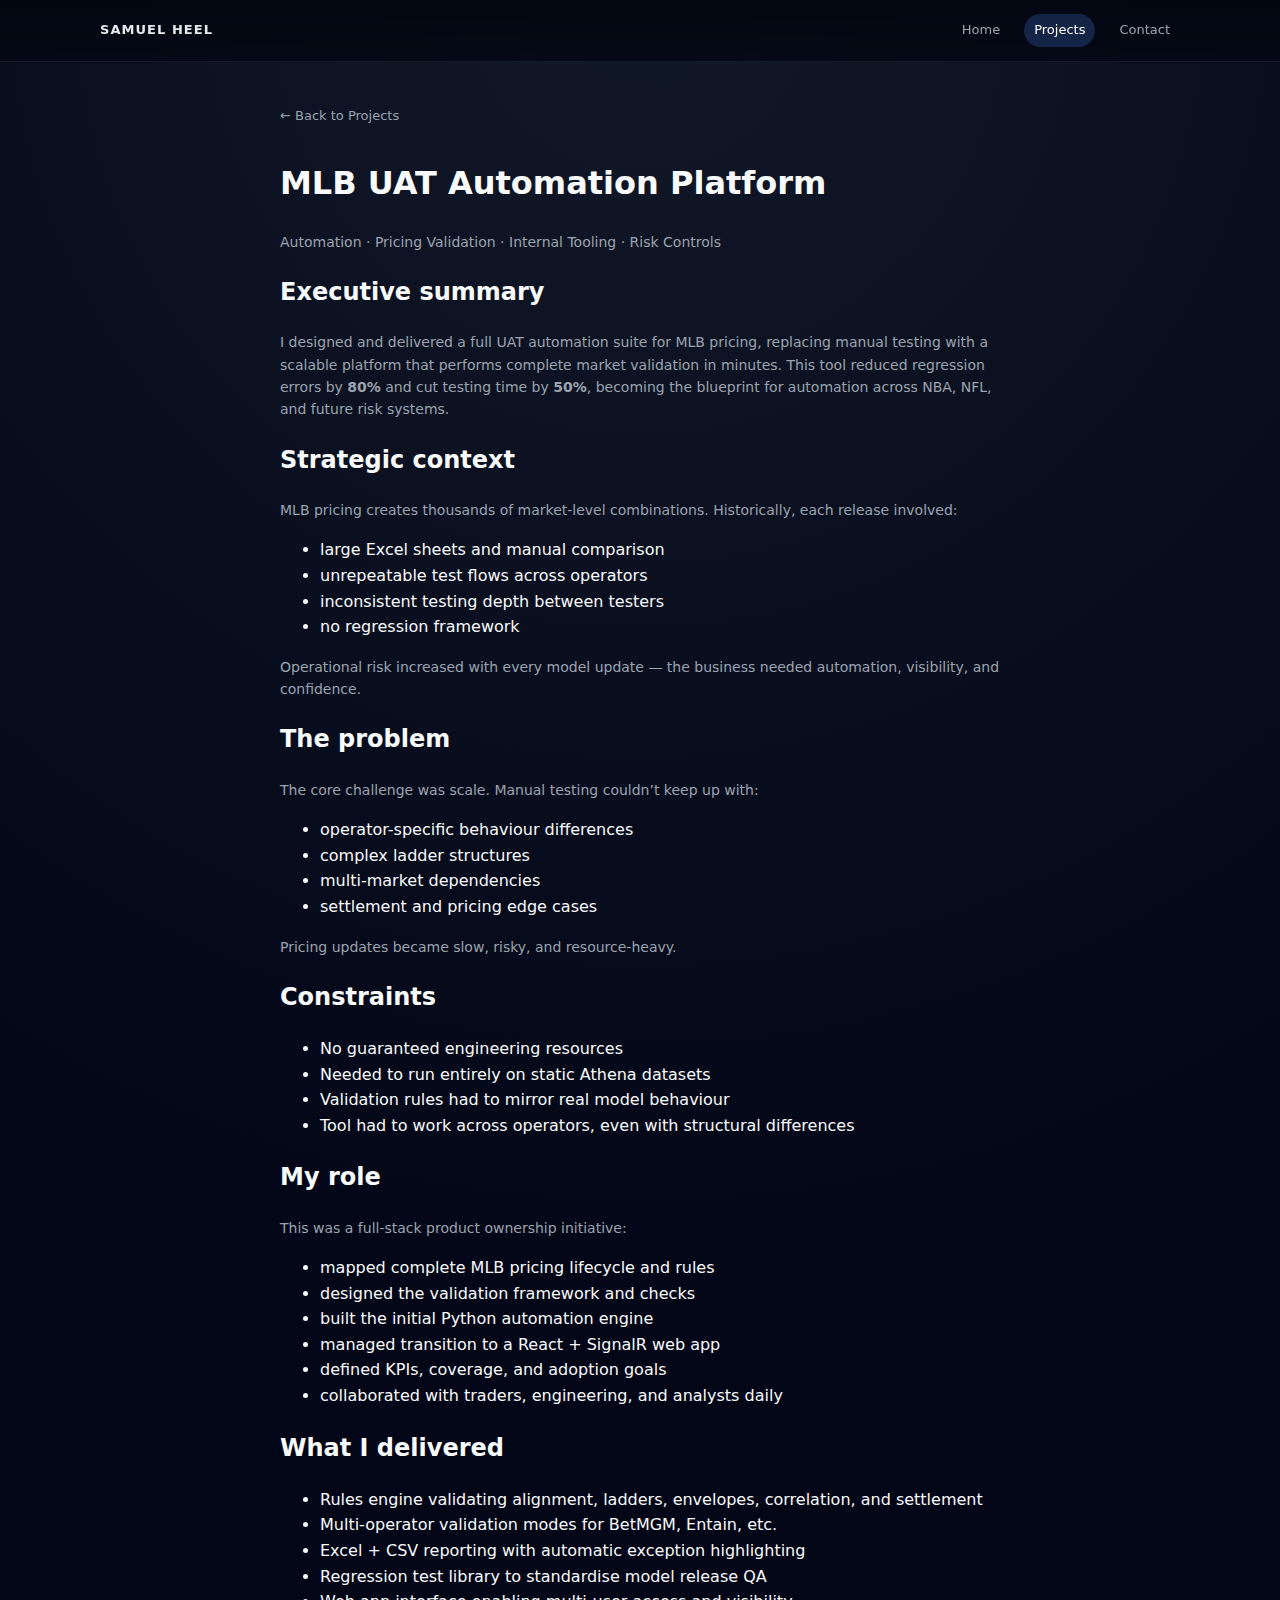
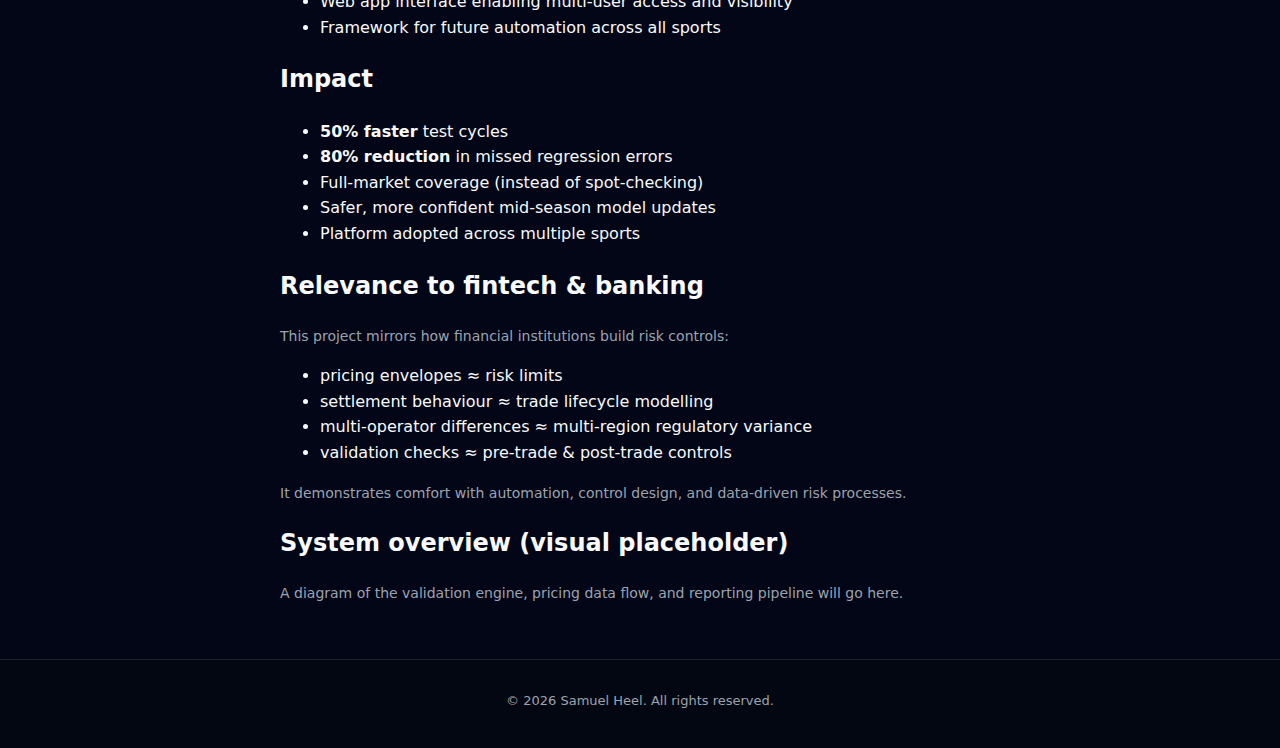
<file: projects/project-uat-automation.html>
<!DOCTYPE html>
<html lang="en">
<head>
  <meta charset="UTF-8" />
  <title>MLB UAT Automation Platform – Case Study</title>
  <meta name="viewport" content="width=device-width, initial-scale=1" />
  <link rel="stylesheet" href="../styles.css" />
  <meta name="description" content="Case study: Building a scalable UAT automation and pricing validation platform for MLB markets." />
</head>

<body>

  <!-- Header -->
  <header class="site-header glass">
    <div class="container header-inner">
      <div class="logo">Samuel Heel</div>
      <nav class="nav desktop-nav">
        <a href="../index.html#home" class="nav-link">Home</a>
        <a href="../index.html#projects" class="nav-link active">Projects</a>
        <a href="../index.html#contact" class="nav-link">Contact</a>
      </nav>
    </div>
  </header>

  <main class="section">
    <div class="container narrow">

      <!-- Back Link -->
      <a href="../index.html#projects" class="back-link">
        ← Back to Projects
      </a>

      <h1>MLB UAT Automation Platform</h1>
      <p class="project-meta">
        Automation · Pricing Validation · Internal Tooling · Risk Controls
      </p>

      <!-- Executive Summary -->
      <section class="panel reveal">
        <h2>Executive summary</h2>
        <p>
          I designed and delivered a full UAT automation suite for MLB pricing, replacing manual testing with a scalable
          platform that performs complete market validation in minutes. This tool reduced regression errors by <strong>80%</strong>
          and cut testing time by <strong>50%</strong>, becoming the blueprint for automation across NBA, NFL, and future risk systems.
        </p>
      </section>

      <!-- Context -->
      <section class="panel reveal">
        <h2>Strategic context</h2>
        <p>
          MLB pricing creates thousands of market-level combinations. Historically, each release involved:
        </p>
        <ul class="list-bullets">
          <li>large Excel sheets and manual comparison</li>
          <li>unrepeatable test flows across operators</li>
          <li>inconsistent testing depth between testers</li>
          <li>no regression framework</li>
        </ul>
        <p>
          Operational risk increased with every model update — the business needed automation, visibility, and confidence.
        </p>
      </section>

      <!-- Problem -->
      <section class="panel reveal">
        <h2>The problem</h2>
        <p>
          The core challenge was scale. Manual testing couldn’t keep up with:
        </p>
        <ul class="list-bullets">
          <li>operator-specific behaviour differences</li>
          <li>complex ladder structures</li>
          <li>multi-market dependencies</li>
          <li>settlement and pricing edge cases</li>
        </ul>
        <p>
          Pricing updates became slow, risky, and resource-heavy.
        </p>
      </section>

      <!-- Constraints -->
      <section class="panel reveal">
        <h2>Constraints</h2>
        <ul class="list-bullets">
          <li>No guaranteed engineering resources</li>
          <li>Needed to run entirely on static Athena datasets</li>
          <li>Validation rules had to mirror real model behaviour</li>
          <li>Tool had to work across operators, even with structural differences</li>
        </ul>
      </section>

      <!-- Role -->
      <section class="panel reveal">
        <h2>My role</h2>
        <p>
          This was a full-stack product ownership initiative:
        </p>
        <ul class="list-bullets">
          <li>mapped complete MLB pricing lifecycle and rules</li>
          <li>designed the validation framework and checks</li>
          <li>built the initial Python automation engine</li>
          <li>managed transition to a React + SignalR web app</li>
          <li>defined KPIs, coverage, and adoption goals</li>
          <li>collaborated with traders, engineering, and analysts daily</li>
        </ul>
      </section>

      <!-- Senior PM Actions -->
      <section class="panel reveal">
        <h2>What I delivered</h2>
        <ul class="list-bullets">
          <li>Rules engine validating alignment, ladders, envelopes, correlation, and settlement</li>
          <li>Multi-operator validation modes for BetMGM, Entain, etc.</li>
          <li>Excel + CSV reporting with automatic exception highlighting</li>
          <li>Regression test library to standardise model release QA</li>
          <li>Web app interface enabling multi-user access and visibility</li>
          <li>Framework for future automation across all sports</li>
        </ul>
      </section>

      <!-- Impact -->
      <section class="panel reveal">
        <h2>Impact</h2>
        <ul class="list-bullets">
          <li><strong>50% faster</strong> test cycles</li>
          <li><strong>80% reduction</strong> in missed regression errors</li>
          <li>Full-market coverage (instead of spot-checking)</li>
          <li>Safer, more confident mid-season model updates</li>
          <li>Platform adopted across multiple sports</li>
        </ul>
      </section>

      <!-- Fintech relevance -->
      <section class="panel reveal">
        <h2>Relevance to fintech & banking</h2>
        <p>
          This project mirrors how financial institutions build risk controls:
        </p>
        <ul class="list-bullets">
          <li>pricing envelopes ≈ risk limits</li>
          <li>settlement behaviour ≈ trade lifecycle modelling</li>
          <li>multi-operator differences ≈ multi-region regulatory variance</li>
          <li>validation checks ≈ pre-trade & post-trade controls</li>
        </ul>
        <p>
          It demonstrates comfort with automation, control design, and data-driven risk processes.
        </p>
      </section>

      <!-- Placeholder visuals (will be designed in Option D) -->
      <section class="panel reveal">
        <h2>System overview (visual placeholder)</h2>
        <p>A diagram of the validation engine, pricing data flow, and reporting pipeline will go here.</p>
      </section>

    </div>
  </main>

  <footer class="site-footer">
    <div class="container">
      <p>© <span id="year"></span> Samuel Heel. All rights reserved.</p>
    </div>
  </footer>

  <script>
    document.getElementById("year").textContent = new Date().getFullYear();
  </script>

</body>
</html>
</file>
<file: styles.css>
:root {
  --bg: #060712;
  --bg-elevated: #0b0d1a;
  --bg-soft: #0f111f;
  --card: #0f111f;
  --border-subtle: #1f2235;
  --text: #f9fafb;
  --text-muted: #9ca3af;
  --accent: #4f8dfd;
  --accent-soft: rgba(79, 141, 253, 0.13);
  --shadow-soft: 0 18px 45px rgba(0, 0, 0, 0.55);
  --radius-lg: 18px;
  --radius-md: 12px;
  --radius-pill: 999px;
}

/* Reset */
*,
*::before,
*::after {
  box-sizing: border-box;
}

body {
  margin: 0;
  font-family: system-ui, -apple-system, BlinkMacSystemFont, "SF Pro Text", "Segoe UI", sans-serif;
  color: var(--text);
  background: radial-gradient(circle at top, #111827 0, #020617 55%, #020617 100%);
  line-height: 1.6;
}

/* Layout helpers */
.container {
  width: 100%;
  max-width: 1080px;
  margin: 0 auto;
  padding: 0 20px;
}

.narrow {
  max-width: 760px;
  margin-left: auto;
  margin-right: auto;
}

/* Header / nav */
.site-header {
  position: sticky;
  top: 0;
  z-index: 20;
}

.glass {
  backdrop-filter: blur(18px);
  background: linear-gradient(to bottom, rgba(3, 7, 18, 0.96), rgba(3, 7, 18, 0.8));
  border-bottom: 1px solid rgba(148, 163, 184, 0.12);
}

.header-inner {
  display: flex;
  align-items: center;
  justify-content: space-between;
  padding: 14px 0;
}

.logo {
  font-weight: 600;
  letter-spacing: 0.08em;
  text-transform: uppercase;
  font-size: 13px;
  color: #e5e7eb;
}

.nav {
  display: flex;
  gap: 14px;
}

.nav-link {
  font-size: 13px;
  text-decoration: none;
  color: var(--text-muted);
  padding: 6px 10px;
  border-radius: 999px;
  transition: background 0.2s ease, color 0.2s ease;
}

.nav-link:hover {
  background: rgba(148, 163, 184, 0.12);
  color: var(--text);
}

.nav-link.active {
  background: rgba(79, 141, 253, 0.22);
  color: var(--text);
}

/* Hero */
.hero {
  position: relative;
  padding: 80px 0 40px;
  overflow: hidden;
}

.hero-gradient {
  position: absolute;
  inset: 0;
  background:
    radial-gradient(circle at top left, rgba(79, 141, 253, 0.35), transparent 55%),
    radial-gradient(circle at top right, rgba(56, 189, 248, 0.2), transparent 55%);
  opacity: 0.55;
  pointer-events: none;
}

.hero-inner {
  position: relative;
  z-index: 1;
}

.hero-copy {
  max-width: 700px;
}

.eyebrow {
  font-size: 12px;
  letter-spacing: 0.18em;
  text-transform: uppercase;
  color: #9ca3af;
  margin-bottom: 8px;
}

.eyebrow-soft {
  color: #a5b4fc;
}

.hero h1 {
  font-size: clamp(30px, 4vw, 40px);
  line-height: 1.15;
  margin: 0 0 14px;
}

.hero-subtitle {
  font-size: 15px;
  color: var(--text-muted);
  max-width: 560px;
  margin-bottom: 18px;
}

.hero-actions {
  display: flex;
  flex-wrap: wrap;
  gap: 10px;
  margin-bottom: 16px;
}

.hero-meta {
  display: flex;
  flex-wrap: wrap;
  gap: 8px;
}

/* Buttons */
.btn {
  display: inline-flex;
  align-items: center;
  justify-content: center;
  padding: 9px 18px;
  border-radius: var(--radius-pill);
  font-size: 14px;
  border: 1px solid transparent;
  text-decoration: none;
  cursor: pointer;
  transition: background 0.18s ease, transform 0.18s ease, box-shadow 0.18s ease, border-color 0.18s ease;
}

.btn.primary {
  background: linear-gradient(135deg, #4f8dfd, #38bdf8);
  color: white;
  box-shadow: 0 14px 30px rgba(15, 118, 255, 0.35);
}

.btn.primary:hover {
  transform: translateY(-1px);
  box-shadow: 0 18px 45px rgba(15, 118, 255, 0.5);
}

.btn.ghost {
  background: rgba(15, 23, 42, 0.8);
  border-color: rgba(148, 163, 184, 0.35);
  color: var(--text);
}

.btn.ghost:hover {
  background: rgba(15, 23, 42, 1);
}

/* Pills / tags */
.pill {
  display: inline-flex;
  align-items: center;
  padding: 4px 11px;
  border-radius: var(--radius-pill);
  border: 1px solid rgba(148, 163, 184, 0.5);
  font-size: 11px;
  color: #e5e7eb;
}

.pill-soft {
  background: rgba(15, 23, 42, 0.9);
  border-color: rgba(148, 163, 184, 0.3);
}

/* Sections */
.section {
  padding: 40px 0;
}

.section-alt {
  background: linear-gradient(to bottom, rgba(15, 23, 42, 0.9), #020617);
}

.section-header {
  margin-bottom: 22px;
}

.section-header h2,
.section-header h1 {
  margin: 0 0 6px;
}

.section-header h1 {
  font-size: 26px;
}

.section-header h2 {
  font-size: 20px;
}

.section-intro {
  max-width: 560px;
  font-size: 14px;
  color: var(--text-muted);
}

/* Grids & cards */
.grid {
  display: grid;
  gap: 20px;
}

.grid-3 {
  grid-template-columns: repeat(1, minmax(0, 1fr));
}

.grid-2 {
  grid-template-columns: repeat(1, minmax(0, 1fr));
}

@media (min-width: 768px) {
  .grid-3 {
    grid-template-columns: repeat(3, minmax(0, 1fr));
  }
  .grid-2 {
    grid-template-columns: repeat(2, minmax(0, 1fr));
  }
}

.card {
  background: radial-gradient(circle at top left, rgba(148, 163, 184, 0.08), transparent 55%),
              var(--card);
  border-radius: var(--radius-lg);
  border: 1px solid var(--border-subtle);
  box-shadow: var(--shadow-soft);
  padding: 18px 18px 14px;
  display: flex;
  flex-direction: column;
  justify-content: space-between;
  min-height: 200px;
}

.card-body {
  margin-bottom: 14px;
}

.card-eyebrow {
  font-size: 11px;
  text-transform: uppercase;
  letter-spacing: 0.16em;
  color: #9ca3af;
  margin: 0 0 6px;
}

.card h3 {
  margin: 0 0 8px;
  font-size: 16px;
}

.card p {
  font-size: 14px;
  color: var(--text-muted);
  margin: 0;
}

.card-footer {
  display: flex;
  flex-direction: column;
  gap: 8px;
}

.tag-row {
  display: flex;
  flex-wrap: wrap;
  gap: 6px;
}

.hover-lift {
  transition: transform 0.18s ease, box-shadow 0.18s ease, border-color 0.18s ease;
}

.hover-lift:hover {
  transform: translateY(-3px);
  box-shadow: 0 20px 55px rgba(15, 23, 42, 0.9);
  border-color: rgba(148, 163, 184, 0.6);
}

/* Links */
a {
  color: var(--accent);
}

a:hover {
  text-decoration: underline;
}

.card-link {
  font-size: 13px;
  text-decoration: none;
  color: #bfdbfe;
}

.card-link.muted {
  color: var(--text-muted);
}

.card-link:hover {
  text-decoration: underline;
}

/* Case study */
.back-link {
  display: inline-flex;
  align-items: center;
  gap: 4px;
  font-size: 13px;
  color: var(--text-muted);
  text-decoration: none;
  margin-bottom: 10px;
}

.back-link:hover {
  color: var(--text);
}

.project-meta {
  font-size: 13px;
  color: var(--text-muted);
  margin-bottom: 18px;
}

.pillbox {
  background: var(--accent-soft);
  border-radius: var(--radius-md);
  border: 1px solid rgba(129, 140, 248, 0.6);
  padding: 16px 16px 14px;
  margin: 18px 0 22px;
}

.pillbox h2 {
  margin: 0 0 6px;
  font-size: 15px;
}

.pillbox ul {
  margin: 0;
  padding-left: 18px;
  font-size: 14px;
}

.section p {
  font-size: 14px;
  color: var(--text-muted);
}

/* Footer */
.site-footer {
  border-top: 1px solid rgba(148, 163, 184, 0.18);
  padding: 18px 0 24px;
  font-size: 13px;
  color: var(--text-muted);
  text-align: center;
  background: rgba(3, 7, 18, 0.96);
}

/* Responsive tweaks */
@media (max-width: 640px) {
  .header-inner {
    gap: 10px;
  }
  .nav {
    gap: 8px;
  }
  .hero {
    padding-top: 64px;
  }
}
</file>
